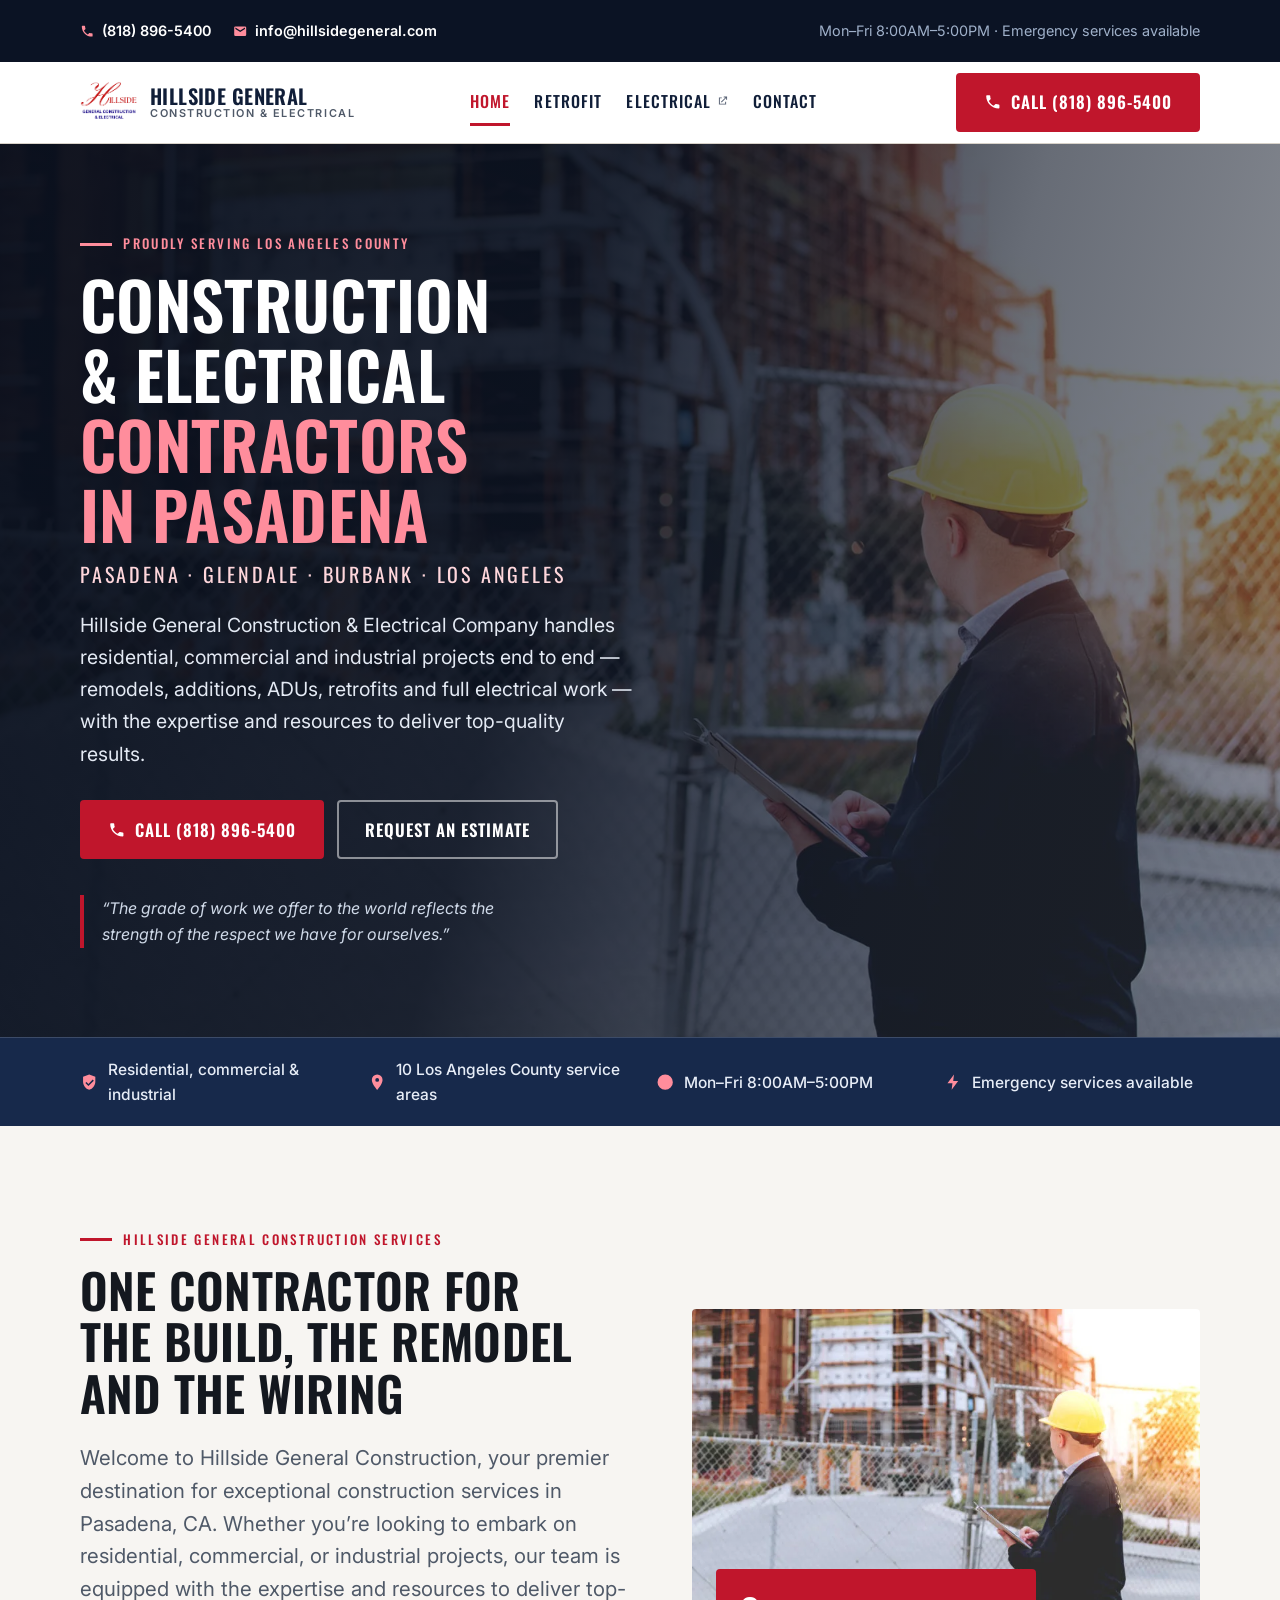
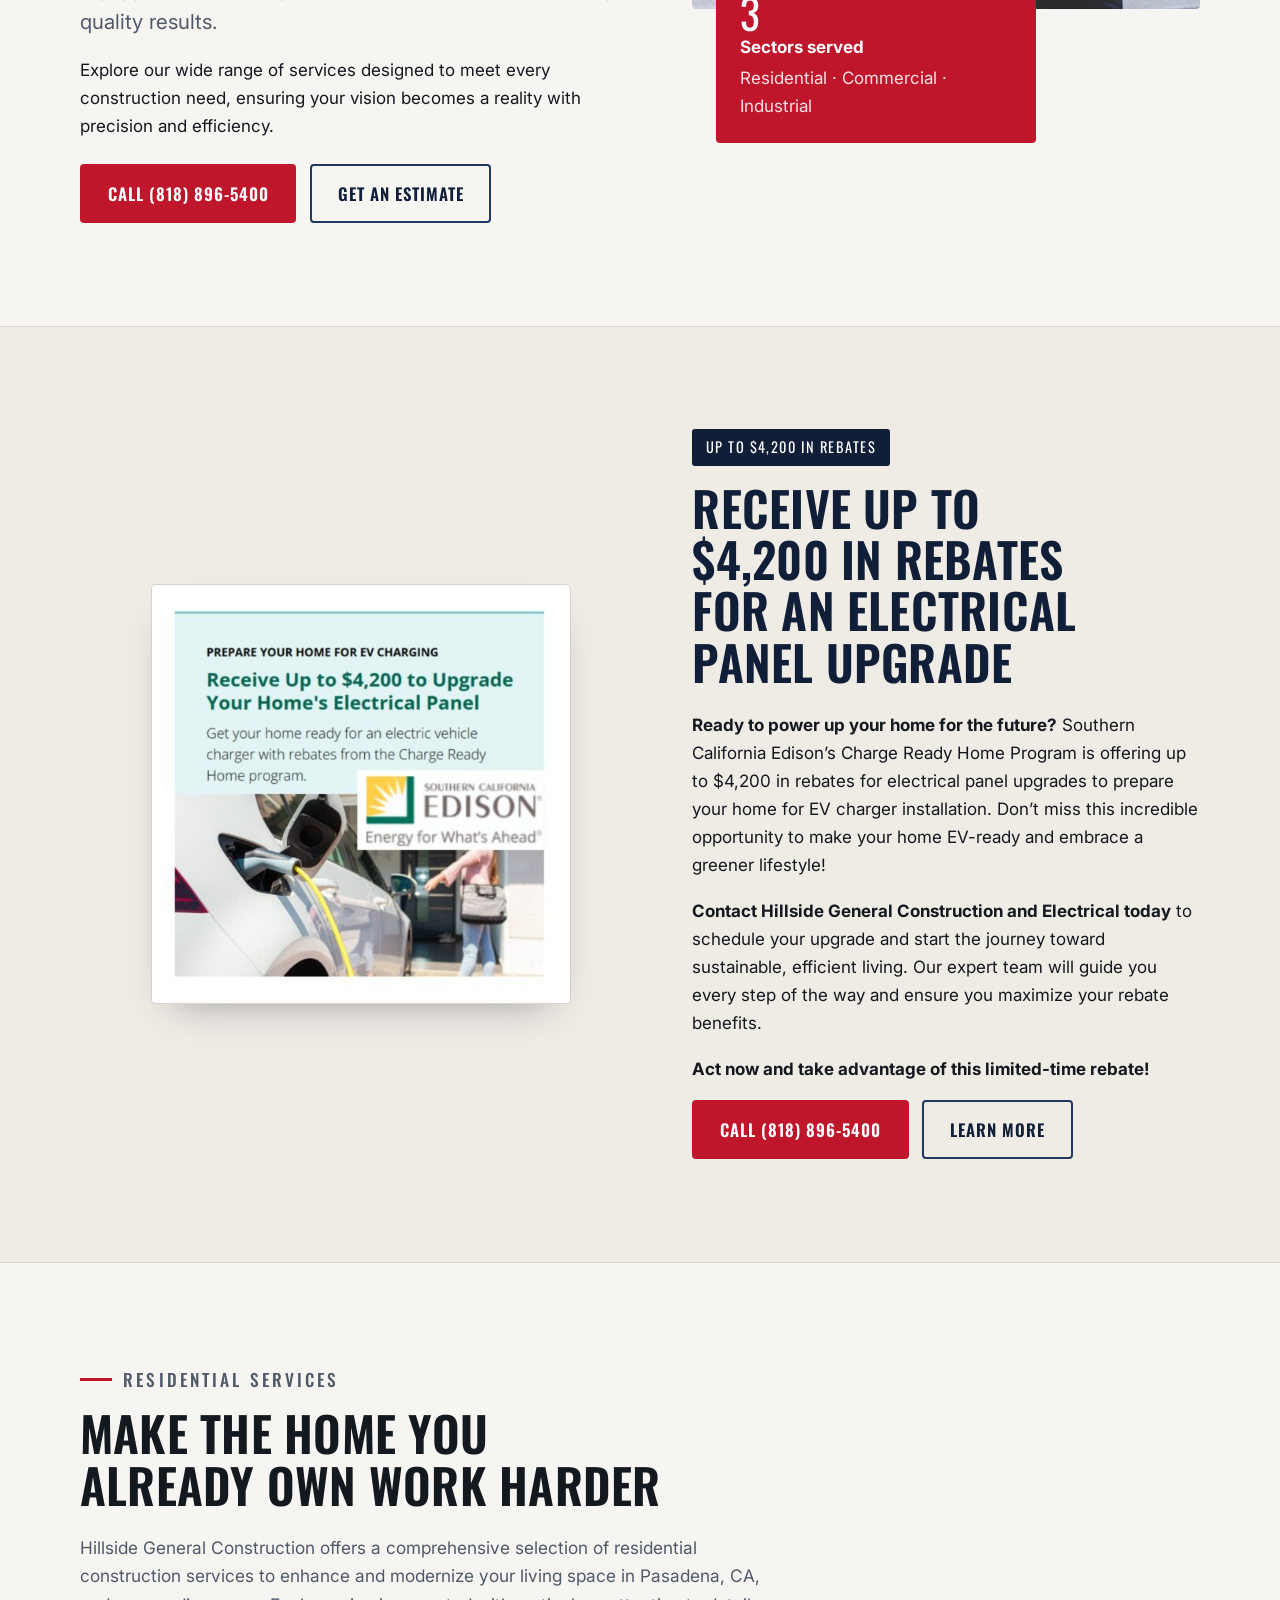
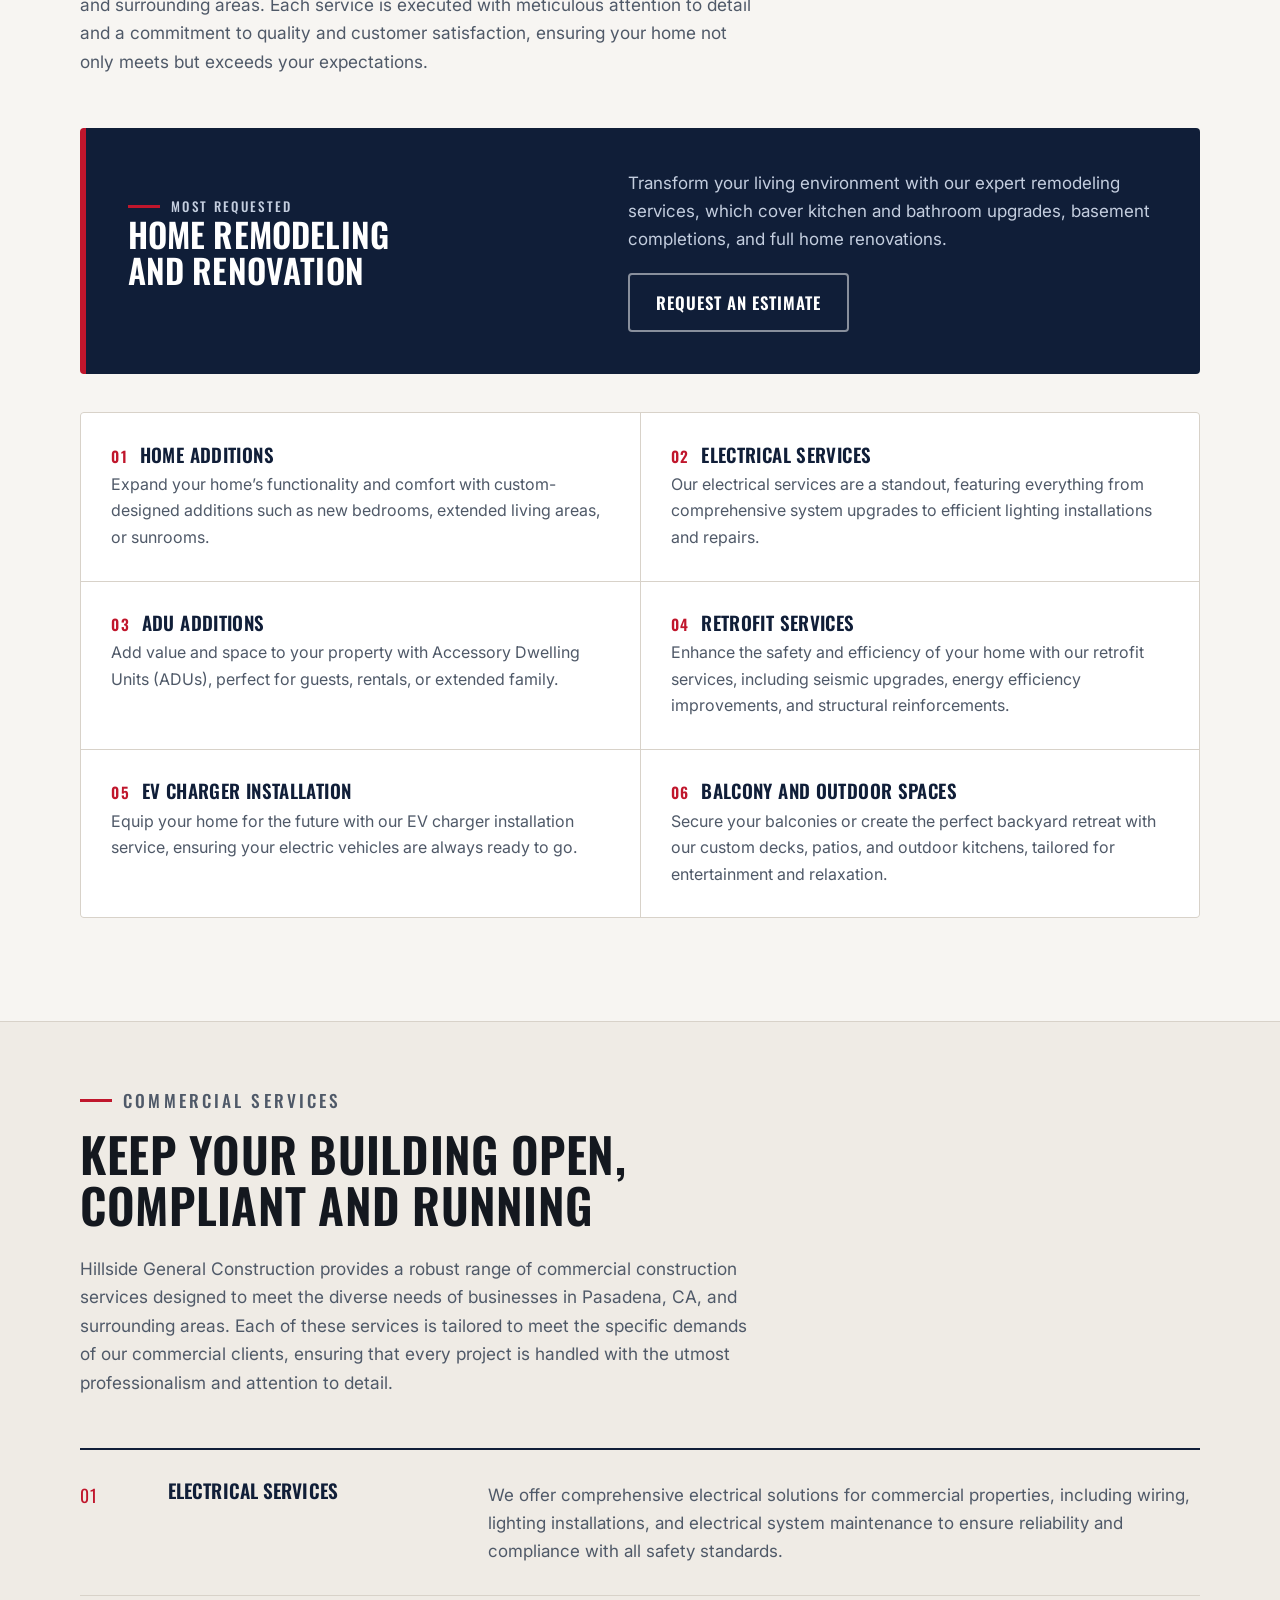
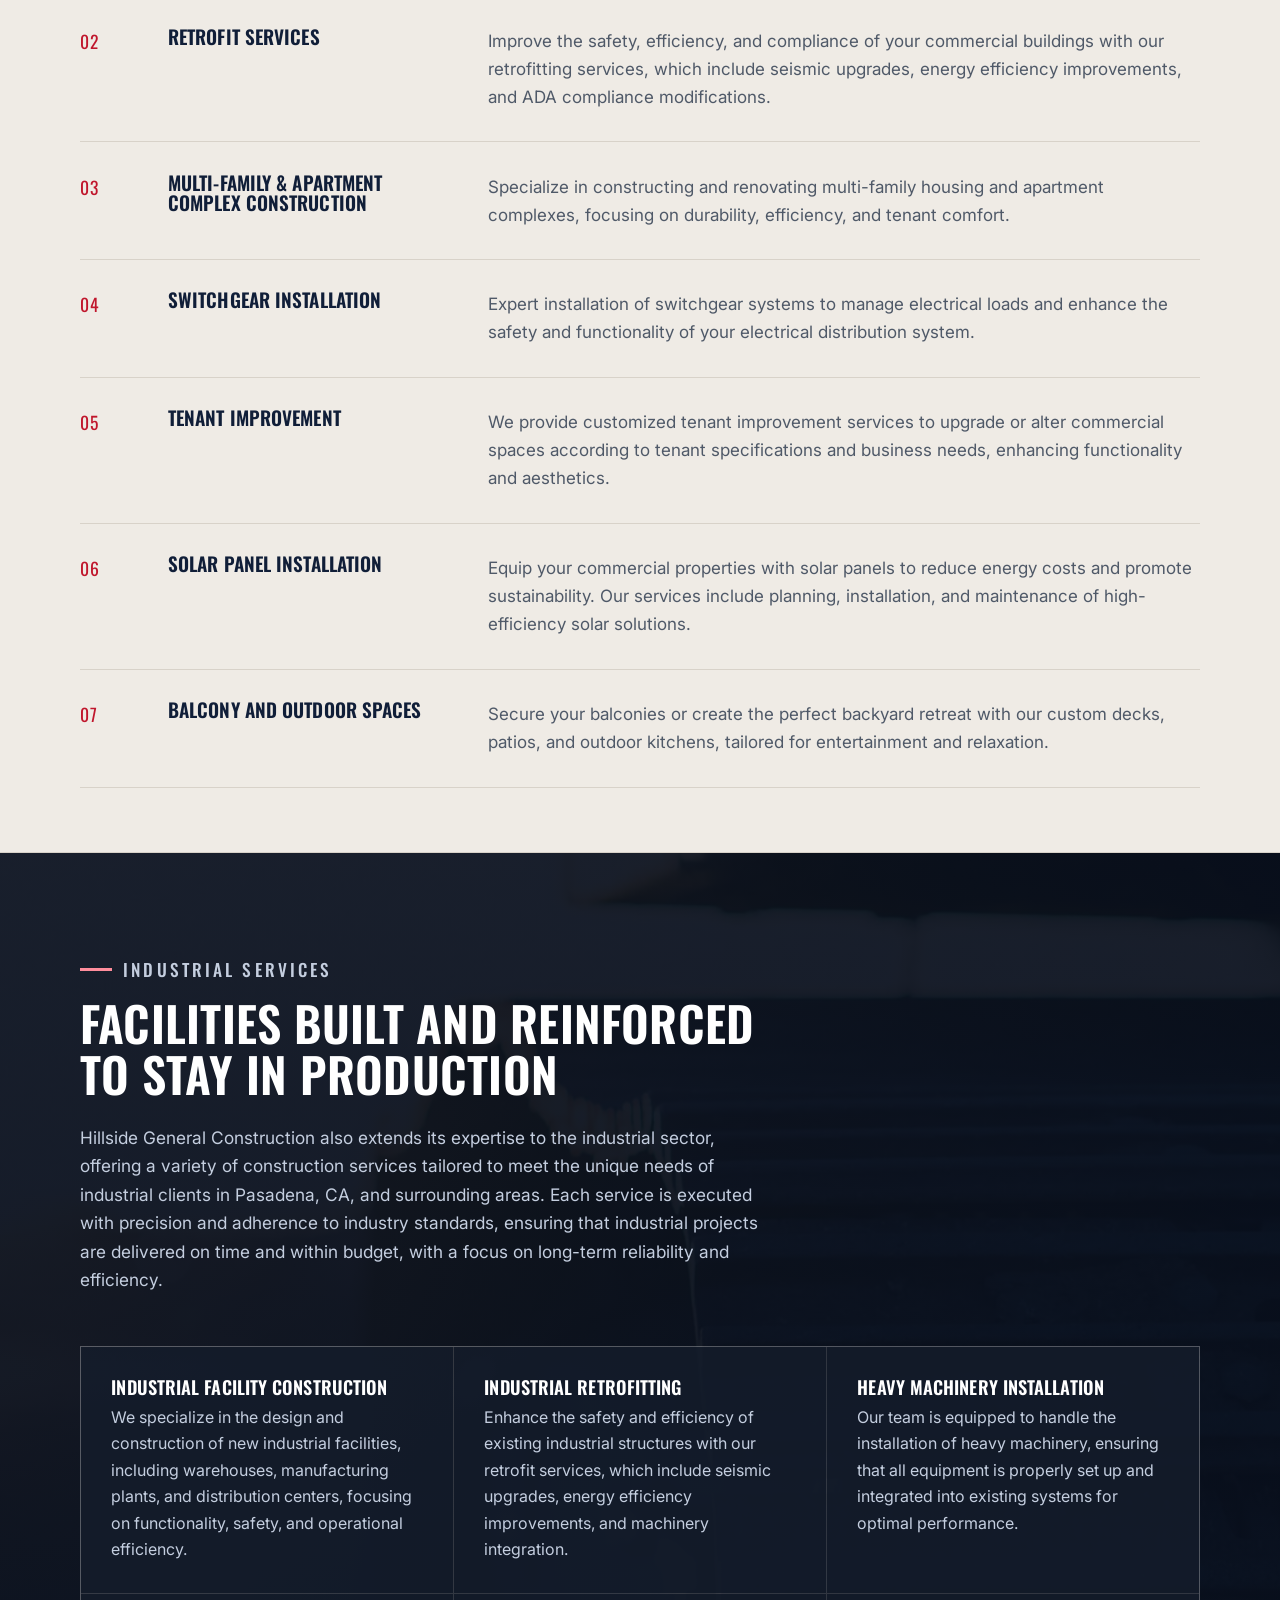
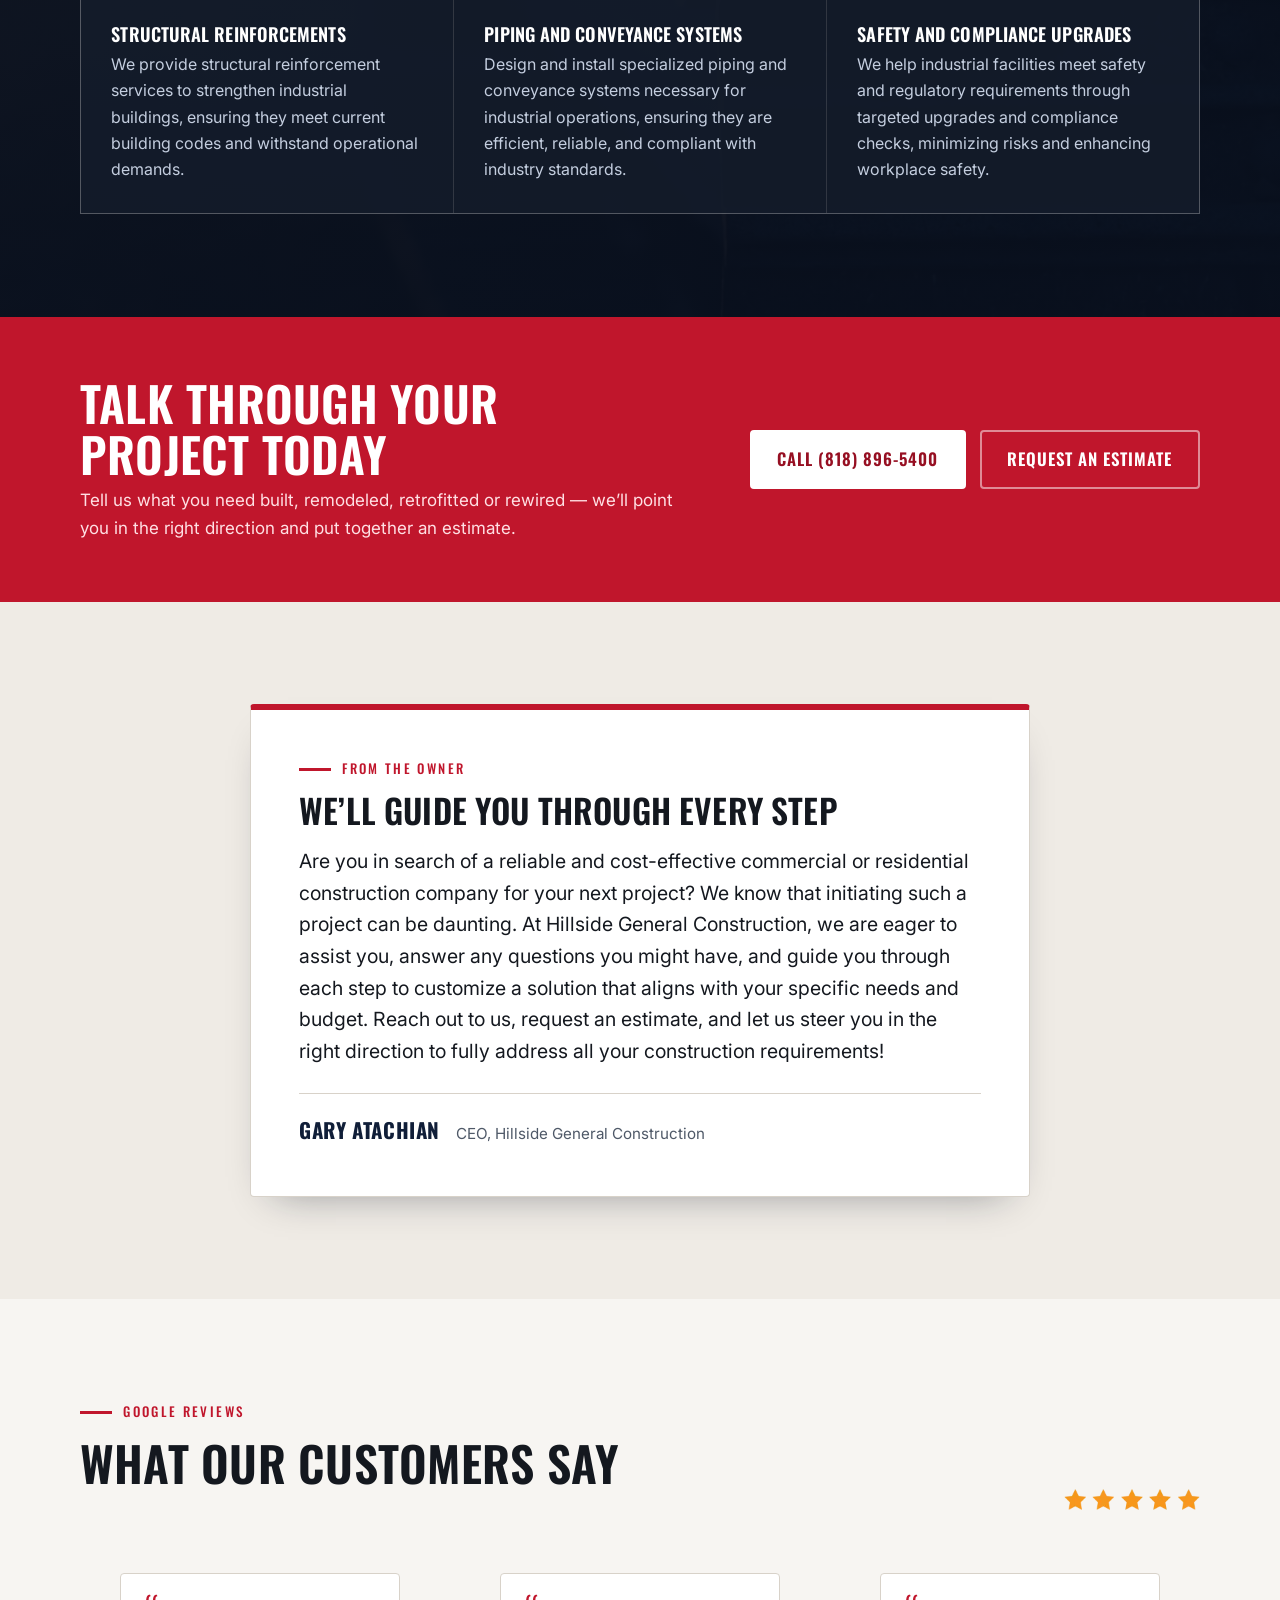
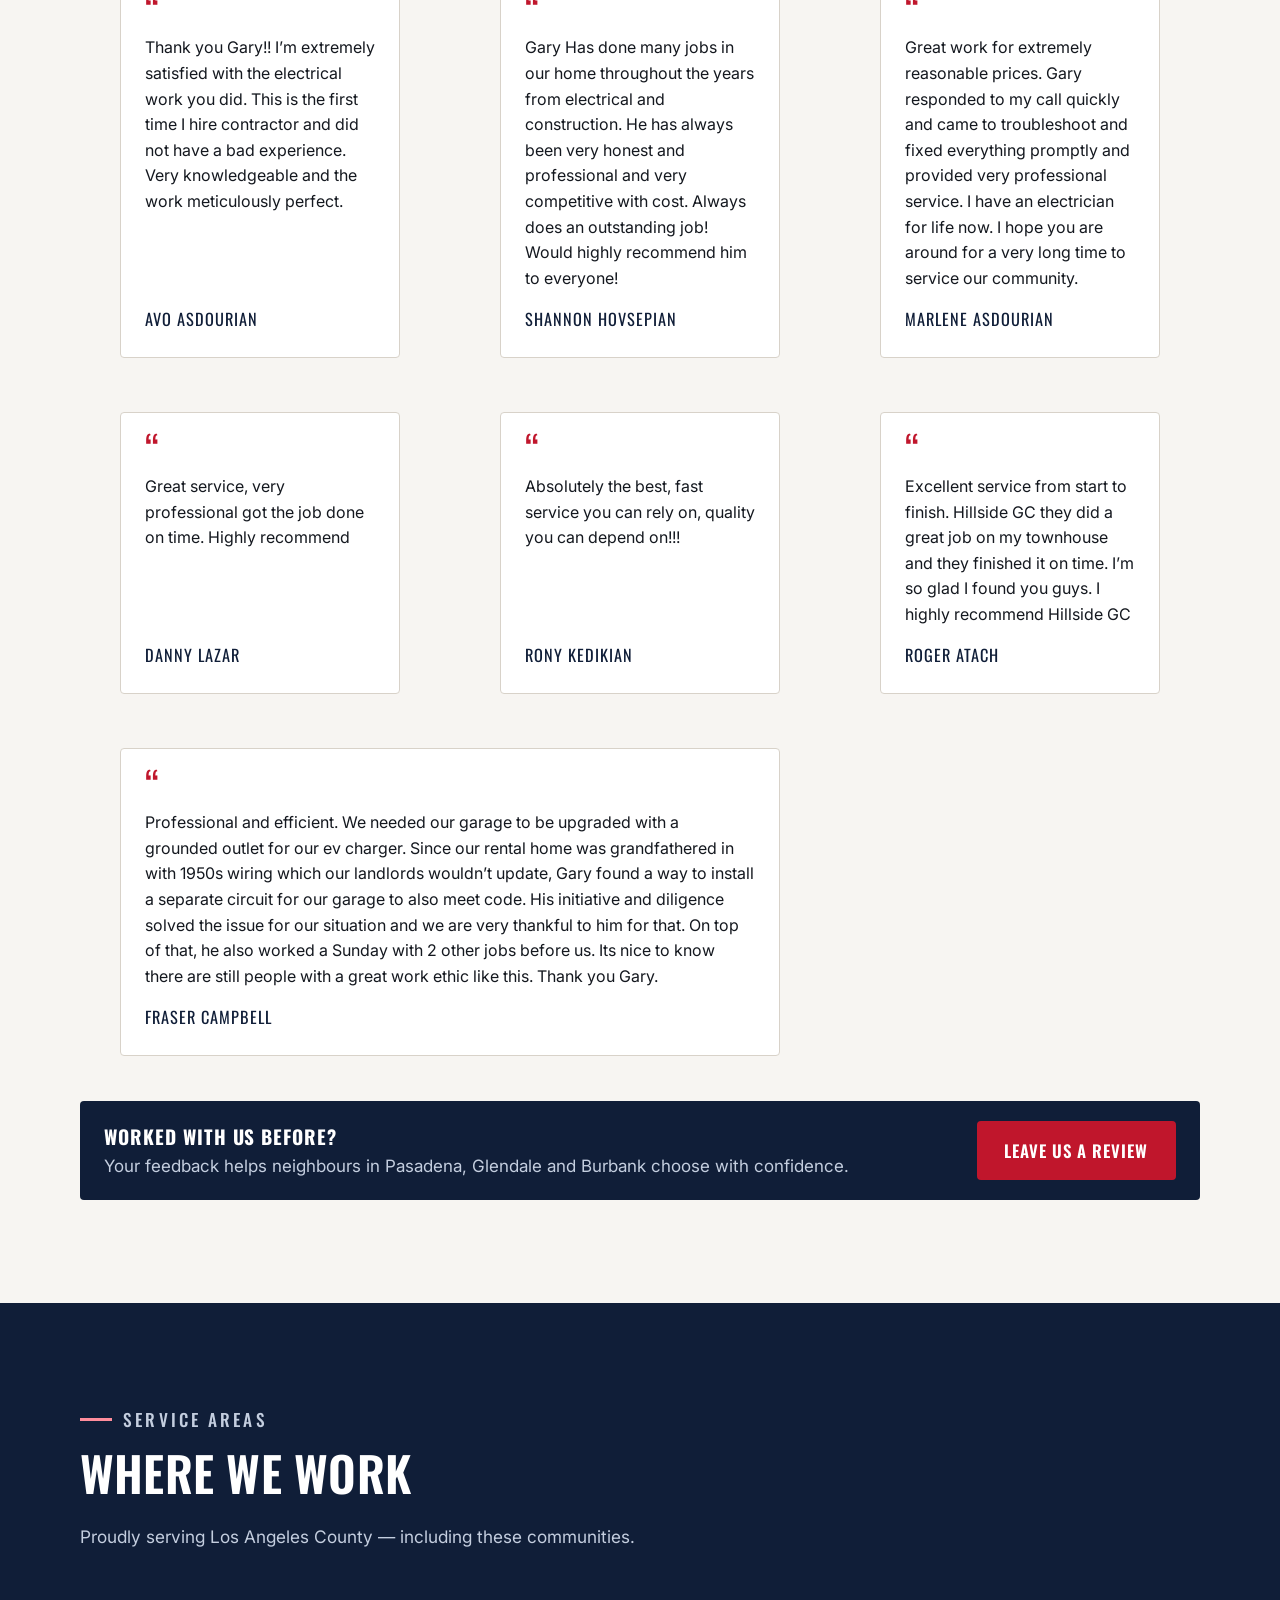
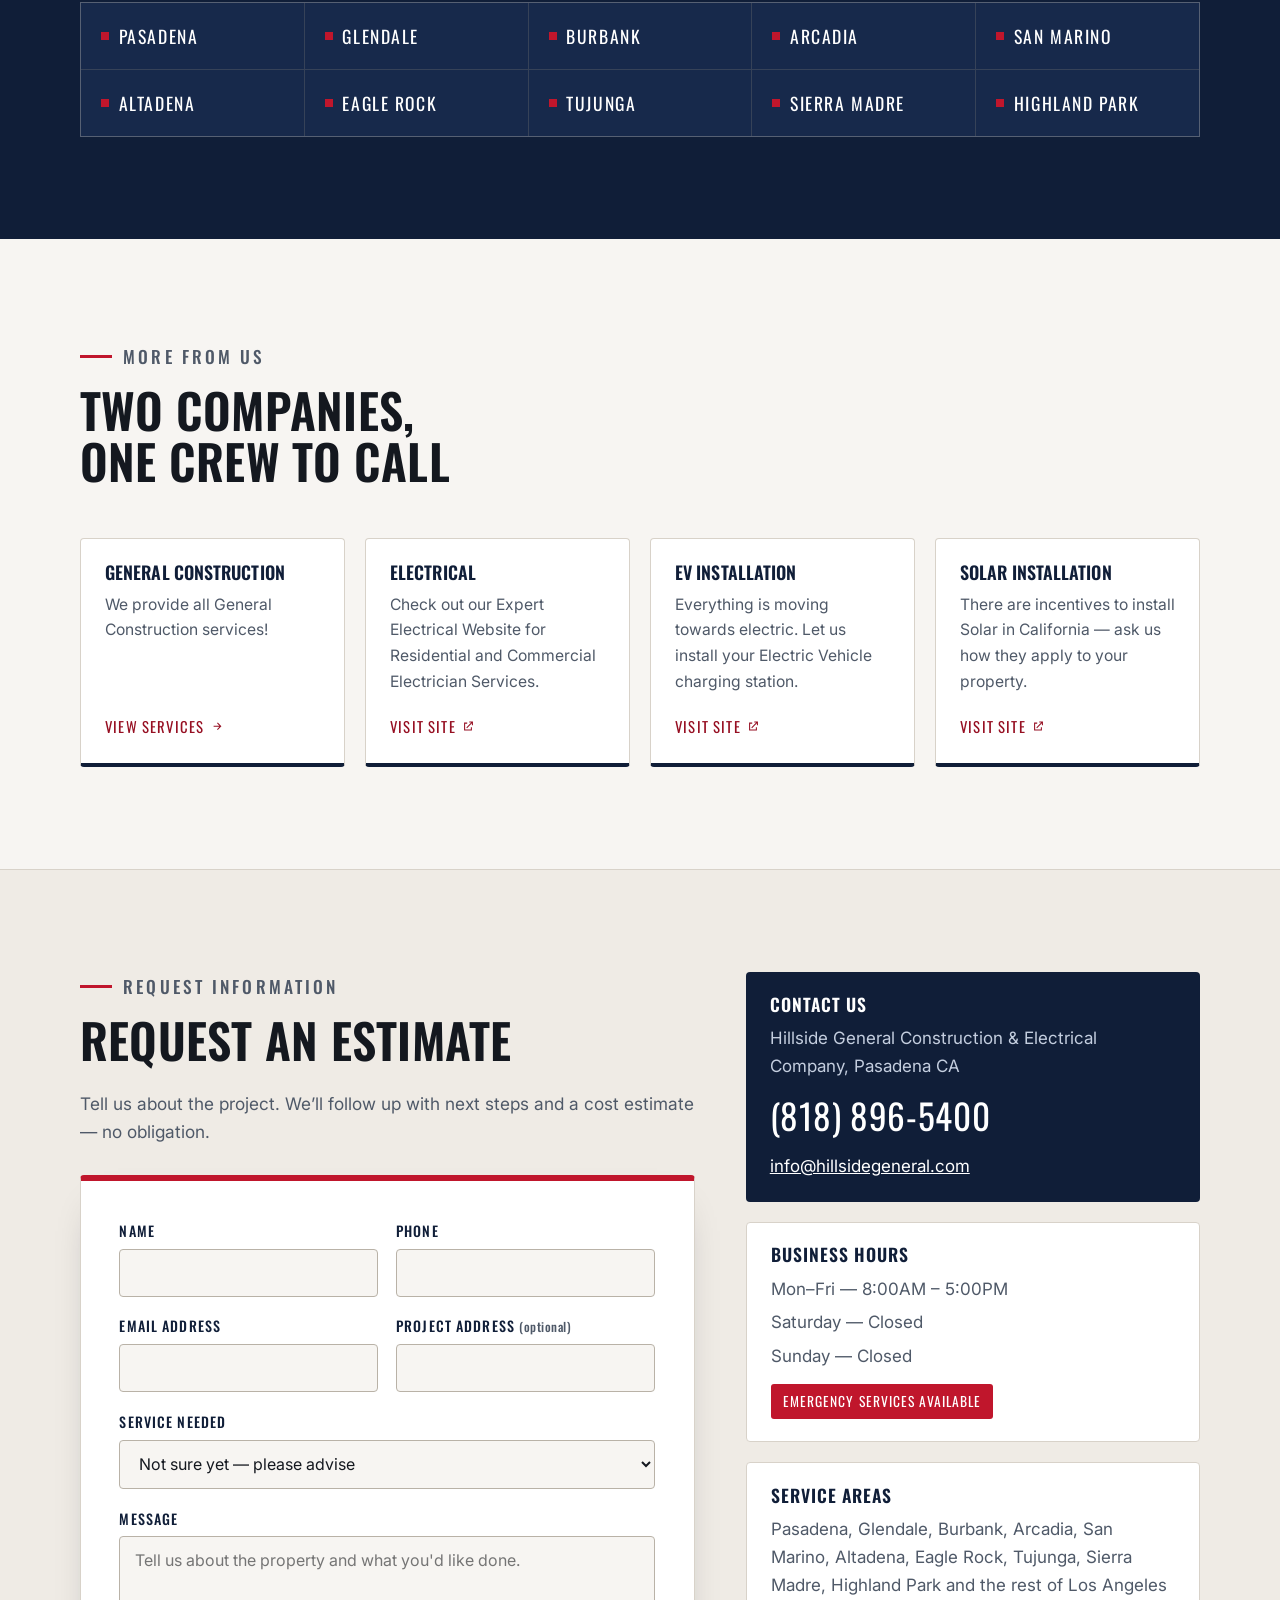
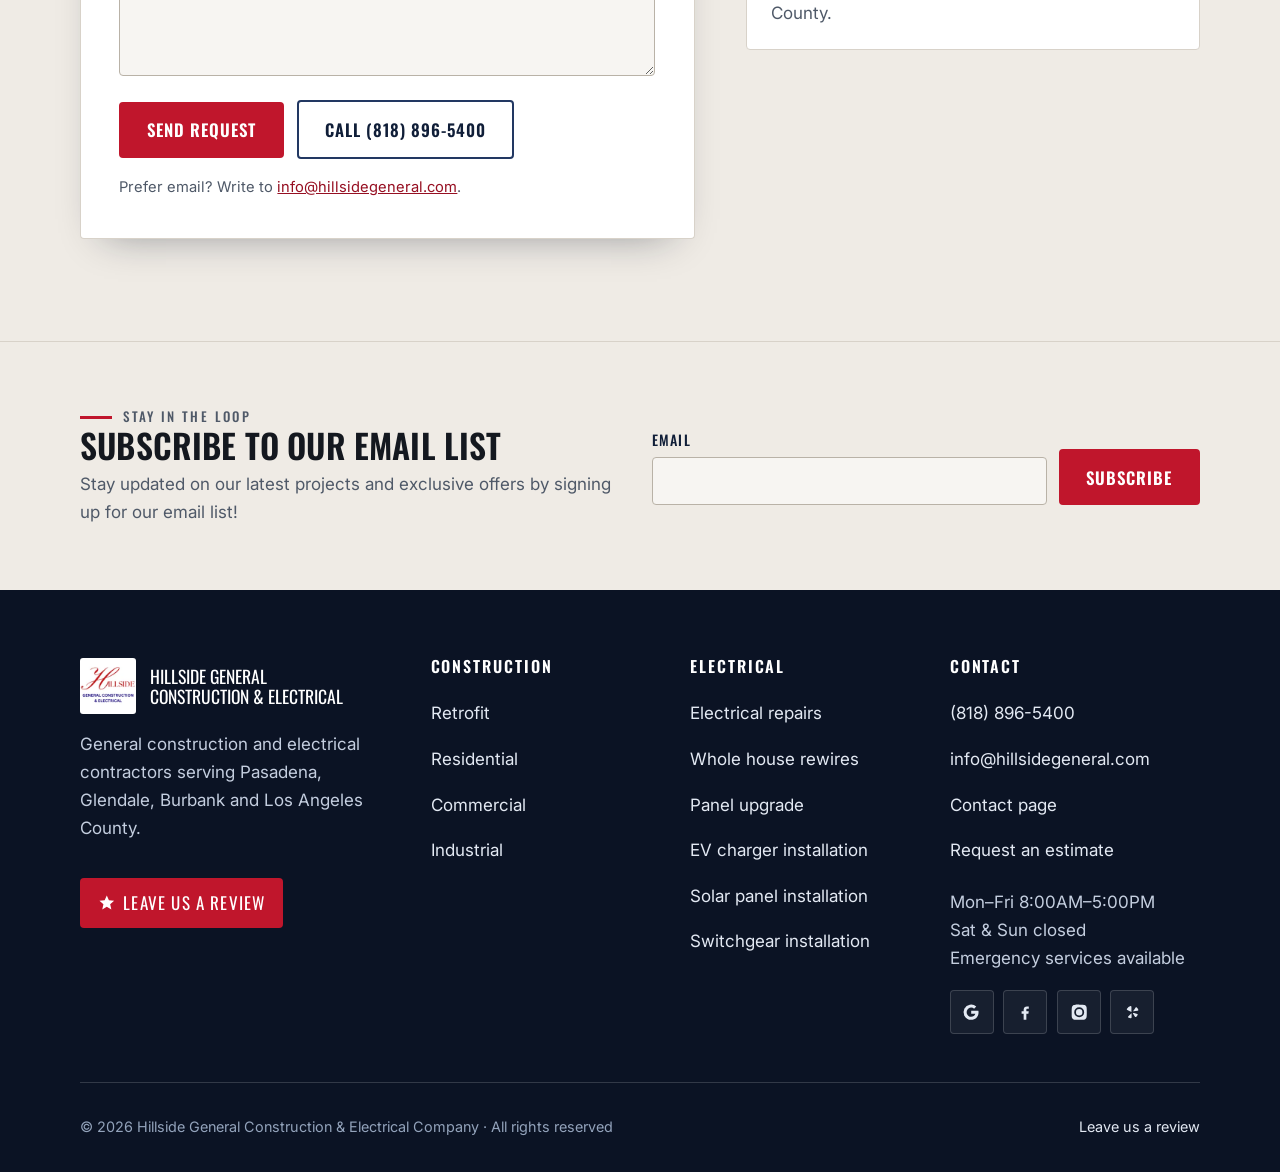
<file: index.html>
<!DOCTYPE html>
<html lang="en">
<head>
<meta charset="utf-8">
<meta name="viewport" content="width=device-width, initial-scale=1">
<title>Construction &amp; Electrical Contractors in Pasadena | Hillside General</title>
<meta name="description" content="Hillside General Construction &amp; Electrical Company builds, remodels, retrofits and rewires residential, commercial and industrial property across Pasadena, Glendale, Burbank and Los Angeles County. Call (818) 896-5400.">
<meta name="theme-color" content="#0b1324">
<link rel="canonical" href="/">
<link rel="icon" href="/favicon.svg" type="image/svg+xml">
<link rel="apple-touch-icon" href="/images/source/07-hillside-general-logo-150x150-png.webp">
<meta property="og:type" content="website">
<meta property="og:title" content="Hillside General Construction &amp; Electrical | Pasadena, CA">
<meta property="og:description" content="Residential, commercial and industrial construction and electrical services across Los Angeles County. Call (818) 896-5400 for an estimate.">
<meta property="og:image" content="/images/source/01-construction-33-jpg.webp">
<meta property="og:url" content="/">
<meta name="twitter:card" content="summary_large_image">
<link rel="preconnect" href="https://fonts.googleapis.com">
<link rel="preconnect" href="https://fonts.gstatic.com" crossorigin>
<link href="https://fonts.googleapis.com/css2?family=Inter:wght@400;500;600;700&family=Oswald:wght@400;500;600;700&display=swap" rel="stylesheet">
<link rel="stylesheet" href="/assets/css/styles.css">
<script type="application/ld+json">
{
  "@context": "https://schema.org",
  "@type": "GeneralContractor",
  "name": "Hillside General Construction & Electrical Company",
  "url": "/",
  "telephone": "+1-818-896-5400",
  "email": "info@hillsidegeneral.com",
  "image": "/images/source/00-hillside-general-logo-png.webp",
  "address": { "@type": "PostalAddress", "addressLocality": "Pasadena", "addressRegion": "CA", "addressCountry": "US" },
  "areaServed": ["Pasadena", "Glendale", "Burbank", "Arcadia", "San Marino", "Altadena", "Eagle Rock", "Tujunga", "Sierra Madre", "Highland Park", "Los Angeles County"],
  "openingHoursSpecification": [{
    "@type": "OpeningHoursSpecification",
    "dayOfWeek": ["Monday", "Tuesday", "Wednesday", "Thursday", "Friday"],
    "opens": "08:00",
    "closes": "17:00"
  }]
}
</script>
</head>
<body>
<a class="skip-link" href="#main">Skip to main content</a>

<div class="utility">
  <div class="wrap">
    <ul class="utility-list">
      <li>
        <svg viewBox="0 0 24 24" aria-hidden="true"><path d="M6.6 10.8c1.4 2.8 3.8 5.1 6.6 6.6l2.2-2.2c.3-.3.7-.4 1-.2 1.2.4 2.4.6 3.6.6.6 0 1 .4 1 1V20c0 .6-.4 1-1 1-9.4 0-17-7.6-17-17 0-.6.4-1 1-1h3.5c.6 0 1 .4 1 1 0 1.3.2 2.5.6 3.6.1.4 0 .7-.2 1l-2.3 2.2z"/></svg>
        <a href="tel:+18188965400">(818) 896-5400</a>
      </li>
      <li>
        <svg viewBox="0 0 24 24" aria-hidden="true"><path d="M20 4H4a2 2 0 0 0-2 2v12a2 2 0 0 0 2 2h16a2 2 0 0 0 2-2V6a2 2 0 0 0-2-2zm0 4.2-8 5-8-5V6l8 5 8-5v2.2z"/></svg>
        <a href="mailto:info@hillsidegeneral.com">info@hillsidegeneral.com</a>
      </li>
    </ul>
    <p class="utility-note">Mon–Fri 8:00AM–5:00PM &middot; Emergency services available</p>
  </div>
</div>

<header class="site-header">
  <div class="wrap">
    <a class="brand" href="/">
      <img src="/images/source/00-hillside-general-logo-png.webp" width="1080" height="1080" alt="Hillside General Construction &amp; Electrical Company logo">
      <span class="brand-text">
        <span class="brand-name">Hillside General</span>
        <span class="brand-sub">Construction &amp; Electrical</span>
      </span>
    </a>

    <button class="nav-toggle" type="button" aria-expanded="false" aria-controls="site-nav">
      <svg class="icon-open" viewBox="0 0 24 24" aria-hidden="true"><path d="M3 6h18v2H3zm0 5h18v2H3zm0 5h18v2H3z"/></svg>
      <svg class="icon-close" viewBox="0 0 24 24" aria-hidden="true"><path d="M18.3 5.7 12 12l6.3 6.3-1.4 1.4L10.6 13.4 4.3 19.7 2.9 18.3 9.2 12 2.9 5.7l1.4-1.4L10.6 10.6l6.3-6.3z"/></svg>
      <span>Menu</span>
    </button>

    <nav class="site-nav" id="site-nav" aria-label="Main">
      <ul>
        <li><a href="/" aria-current="page">Home</a></li>
        <li><a href="/retrofit/">Retrofit</a></li>
        <li>
          <a href="https://www.hillsideexpertelectrical.com/" rel="noopener">Electrical
            <svg class="ext-icon" viewBox="0 0 24 24" aria-hidden="true"><path d="M14 3h7v7h-2V6.4l-9.3 9.3-1.4-1.4L17.6 5H14V3zM5 5h5v2H6v11h11v-4h2v6H4V5h1z"/></svg>
          </a>
        </li>
        <li><a href="/contact/">Contact</a></li>
        <li><a class="nav-call" href="tel:+18188965400">Call (818) 896-5400</a></li>
      </ul>
    </nav>

    <a class="btn btn--primary header-cta" href="tel:+18188965400">
      <svg class="btn-icon" viewBox="0 0 24 24" aria-hidden="true"><path d="M6.6 10.8c1.4 2.8 3.8 5.1 6.6 6.6l2.2-2.2c.3-.3.7-.4 1-.2 1.2.4 2.4.6 3.6.6.6 0 1 .4 1 1V20c0 .6-.4 1-1 1-9.4 0-17-7.6-17-17 0-.6.4-1 1-1h3.5c.6 0 1 .4 1 1 0 1.3.2 2.5.6 3.6.1.4 0 .7-.2 1l-2.3 2.2z"/></svg>
      Call (818) 896-5400
    </a>
  </div>
</header>

<main id="main">

  <!-- ============ HERO ============ -->
  <section class="hero">
    <div class="hero-media">
      <img src="/images/source/05-construction-33-1080x639-jpg.webp"
           srcset="/images/source/03-construction-33-768x454-jpg.webp 768w,
                   /images/source/04-construction-33-1024x606-jpg.webp 1024w,
                   /images/source/05-construction-33-1080x639-jpg.webp 1080w,
                   /images/source/01-construction-33-jpg.webp 1920w"
           sizes="100vw"
           width="1920" height="1136"
           fetchpriority="high" decoding="async"
           alt="Hillside General Construction site supervisor reviewing plans at a Pasadena building site at sunrise">
    </div>
    <div class="wrap">
      <div class="hero-inner">
        <p class="eyebrow">Proudly serving Los Angeles County</p>
        <h1>Construction &amp; Electrical<span class="accent">Contractors in Pasadena</span></h1>
        <p class="hero-areas">Pasadena &middot; Glendale &middot; Burbank &middot; Los Angeles</p>
        <p class="hero-lead">
          Hillside General Construction &amp; Electrical Company handles residential, commercial and
          industrial projects end to end — remodels, additions, ADUs, retrofits and full electrical
          work — with the expertise and resources to deliver top-quality results.
        </p>
        <div class="btn-row">
          <a class="btn btn--primary" href="tel:+18188965400">
            <svg class="btn-icon" viewBox="0 0 24 24" aria-hidden="true"><path d="M6.6 10.8c1.4 2.8 3.8 5.1 6.6 6.6l2.2-2.2c.3-.3.7-.4 1-.2 1.2.4 2.4.6 3.6.6.6 0 1 .4 1 1V20c0 .6-.4 1-1 1-9.4 0-17-7.6-17-17 0-.6.4-1 1-1h3.5c.6 0 1 .4 1 1 0 1.3.2 2.5.6 3.6.1.4 0 .7-.2 1l-2.3 2.2z"/></svg>
            Call (818) 896-5400
          </a>
          <a class="btn btn--light" href="#estimate">Request an estimate</a>
        </div>
        <blockquote class="hero-quote">
          “The grade of work we offer to the world reflects the strength of the respect we have for ourselves.”
        </blockquote>
      </div>
    </div>
  </section>

  <div class="trust-bar">
    <div class="wrap">
      <ul>
        <li>
          <svg viewBox="0 0 24 24" aria-hidden="true"><path d="M12 2 4 5v6c0 5 3.4 9.4 8 11 4.6-1.6 8-6 8-11V5l-8-3zm-1 15-4-4 1.4-1.4L11 14.2l5.6-5.6L18 10l-7 7z"/></svg>
          Residential, commercial &amp; industrial
        </li>
        <li>
          <svg viewBox="0 0 24 24" aria-hidden="true"><path d="M12 2a7 7 0 0 0-7 7c0 5.2 7 13 7 13s7-7.8 7-13a7 7 0 0 0-7-7zm0 9.5A2.5 2.5 0 1 1 12 6.5a2.5 2.5 0 0 1 0 5z"/></svg>
          10 Los Angeles County service areas
        </li>
        <li>
          <svg viewBox="0 0 24 24" aria-hidden="true"><path d="M12 2a10 10 0 1 0 0 20 10 10 0 0 0 0-20zm1 10.6V6h-2v7.4l5.2 3.1 1-1.7-4.2-2.2z"/></svg>
          Mon–Fri 8:00AM–5:00PM
        </li>
        <li>
          <svg viewBox="0 0 24 24" aria-hidden="true"><path d="M13 2 4.5 13.5H11L10 22l8.5-11.5H12L13 2z"/></svg>
          Emergency services available
        </li>
      </ul>
    </div>
  </div>

  <!-- ============ INTRO ============ -->
  <section class="section" aria-labelledby="intro-h">
    <div class="wrap split">
      <div class="reveal">
        <p class="eyebrow">Hillside General Construction Services</p>
        <h2 id="intro-h">One contractor for the build, the remodel and the wiring</h2>
        <p class="lead">
          Welcome to Hillside General Construction, your premier destination for exceptional
          construction services in Pasadena, CA. Whether you’re looking to embark on residential,
          commercial, or industrial projects, our team is equipped with the expertise and resources
          to deliver top-quality results.
        </p>
        <p>
          Explore our wide range of services designed to meet every construction need, ensuring your
          vision becomes a reality with precision and efficiency.
        </p>
        <div class="btn-row" style="margin-top:1.5rem">
          <a class="btn btn--primary" href="tel:+18188965400">Call (818) 896-5400</a>
          <a class="btn btn--outline" href="#estimate">Get an estimate</a>
        </div>
      </div>
      <div class="split-media reveal">
        <img src="/images/source/04-construction-33-1024x606-jpg.webp"
             srcset="/images/source/02-construction-33-300x178-jpg.webp 300w,
                     /images/source/03-construction-33-768x454-jpg.webp 768w,
                     /images/source/04-construction-33-1024x606-jpg.webp 1024w"
             sizes="(min-width: 900px) 46vw, 92vw"
             width="1024" height="606" loading="lazy" decoding="async"
             alt="Hillside General Construction supervisor surveying an active Los Angeles County building site">
        <div class="stat-card" style="margin-top:-2.5rem; margin-left:1.5rem; position:relative;">
          <span class="stat-num">3</span>
          <strong>Sectors served</strong>
          <p style="margin:.2rem 0 0; color:#ffe0e4">Residential &middot; Commercial &middot; Industrial</p>
        </div>
      </div>
    </div>
  </section>

  <!-- ============ REBATE ============ -->
  <section class="rebate section" aria-labelledby="rebate-h">
    <div class="wrap split split--reverse">
      <div class="reveal">
        <p class="price-flag">Up to $4,200 in rebates</p>
        <h2 id="rebate-h">Receive up to $4,200 in rebates for an electrical panel upgrade</h2>
        <p>
          <strong>Ready to power up your home for the future?</strong> Southern California Edison’s
          Charge Ready Home Program is offering up to $4,200 in rebates for electrical panel upgrades
          to prepare your home for EV charger installation. Don’t miss this incredible opportunity to
          make your home EV-ready and embrace a greener lifestyle!
        </p>
        <p>
          <strong>Contact Hillside General Construction and Electrical today</strong> to schedule your
          upgrade and start the journey toward sustainable, efficient living. Our expert team will
          guide you every step of the way and ensure you maximize your rebate benefits.
        </p>
        <p><strong>Act now and take advantage of this limited-time rebate!</strong></p>
        <div class="btn-row">
          <a class="btn btn--primary" href="tel:+18188965400">Call (818) 896-5400</a>
          <a class="btn btn--outline" href="https://www.hillsideexpertelectrical.com/get-rebates-for-panel-upgrade" rel="noopener">Learn more</a>
        </div>
      </div>
      <div class="split-media reveal">
        <figure class="rebate-figure">
          <img src="/images/source/06-untitled-design-2-e1731180343894.jpg"
               width="500" height="500" loading="lazy" decoding="async"
               alt="Southern California Edison Charge Ready Home promotion: receive up to $4,200 to upgrade your home's electrical panel for EV charging">
        </figure>
      </div>
    </div>
  </section>

  <!-- ============ RESIDENTIAL ============ -->
  <section class="section" id="residential" aria-labelledby="res-h">
    <div class="wrap">
      <div class="section-head reveal">
        <p class="eyebrow">Residential services</p>
        <h2 id="res-h">Make the home you already own work harder</h2>
        <p>
          Hillside General Construction offers a comprehensive selection of residential construction
          services to enhance and modernize your living space in Pasadena, CA, and surrounding areas.
          Each service is executed with meticulous attention to detail and a commitment to quality and
          customer satisfaction, ensuring your home not only meets but exceeds your expectations.
        </p>
      </div>

      <div class="feature-service reveal">
        <div>
          <p class="eyebrow">Most requested</p>
          <h3>Home remodeling and renovation</h3>
        </div>
        <div>
          <p>
            Transform your living environment with our expert remodeling services, which cover kitchen
            and bathroom upgrades, basement completions, and full home renovations.
          </p>
          <div class="btn-row" style="margin-top:1.25rem">
            <a class="btn btn--light" href="/contact/">Request an estimate</a>
          </div>
        </div>
      </div>

      <ul class="service-list reveal">
        <li>
          <h3><span class="num">01</span> Home additions</h3>
          <p>Expand your home’s functionality and comfort with custom-designed additions such as new bedrooms, extended living areas, or sunrooms.</p>
        </li>
        <li>
          <h3><span class="num">02</span> Electrical services</h3>
          <p>Our electrical services are a standout, featuring everything from comprehensive system upgrades to efficient lighting installations and repairs.</p>
        </li>
        <li>
          <h3><span class="num">03</span> ADU additions</h3>
          <p>Add value and space to your property with Accessory Dwelling Units (ADUs), perfect for guests, rentals, or extended family.</p>
        </li>
        <li>
          <h3><span class="num">04</span> Retrofit services</h3>
          <p>Enhance the safety and efficiency of your home with our retrofit services, including seismic upgrades, energy efficiency improvements, and structural reinforcements.</p>
        </li>
        <li>
          <h3><span class="num">05</span> EV charger installation</h3>
          <p>Equip your home for the future with our EV charger installation service, ensuring your electric vehicles are always ready to go.</p>
        </li>
        <li>
          <h3><span class="num">06</span> Balcony and outdoor spaces</h3>
          <p>Secure your balconies or create the perfect backyard retreat with our custom decks, patios, and outdoor kitchens, tailored for entertainment and relaxation.</p>
        </li>
      </ul>
    </div>
  </section>

  <!-- ============ COMMERCIAL ============ -->
  <section class="section section--tight" id="commercial" aria-labelledby="com-h" style="background:var(--paper-2); border-block:1px solid var(--line)">
    <div class="wrap">
      <div class="section-head reveal">
        <p class="eyebrow">Commercial services</p>
        <h2 id="com-h">Keep your building open, compliant and running</h2>
        <p>
          Hillside General Construction provides a robust range of commercial construction services
          designed to meet the diverse needs of businesses in Pasadena, CA, and surrounding areas.
          Each of these services is tailored to meet the specific demands of our commercial clients,
          ensuring that every project is handled with the utmost professionalism and attention to detail.
        </p>
      </div>

      <ul class="row-list reveal">
        <li>
          <span class="num">01</span>
          <h3>Electrical services</h3>
          <p>We offer comprehensive electrical solutions for commercial properties, including wiring, lighting installations, and electrical system maintenance to ensure reliability and compliance with all safety standards.</p>
        </li>
        <li>
          <span class="num">02</span>
          <h3>Retrofit services</h3>
          <p>Improve the safety, efficiency, and compliance of your commercial buildings with our retrofitting services, which include seismic upgrades, energy efficiency improvements, and ADA compliance modifications.</p>
        </li>
        <li>
          <span class="num">03</span>
          <h3>Multi-family &amp; apartment complex construction</h3>
          <p>Specialize in constructing and renovating multi-family housing and apartment complexes, focusing on durability, efficiency, and tenant comfort.</p>
        </li>
        <li>
          <span class="num">04</span>
          <h3>Switchgear installation</h3>
          <p>Expert installation of switchgear systems to manage electrical loads and enhance the safety and functionality of your electrical distribution system.</p>
        </li>
        <li>
          <span class="num">05</span>
          <h3>Tenant improvement</h3>
          <p>We provide customized tenant improvement services to upgrade or alter commercial spaces according to tenant specifications and business needs, enhancing functionality and aesthetics.</p>
        </li>
        <li>
          <span class="num">06</span>
          <h3>Solar panel installation</h3>
          <p>Equip your commercial properties with solar panels to reduce energy costs and promote sustainability. Our services include planning, installation, and maintenance of high-efficiency solar solutions.</p>
        </li>
        <li>
          <span class="num">07</span>
          <h3>Balcony and outdoor spaces</h3>
          <p>Secure your balconies or create the perfect backyard retreat with our custom decks, patios, and outdoor kitchens, tailored for entertainment and relaxation.</p>
        </li>
      </ul>
    </div>
  </section>

  <!-- ============ INDUSTRIAL ============ -->
  <section class="section industrial on-dark" id="industrial" aria-labelledby="ind-h">
    <div class="industrial-media">
      <img src="/images/source/08-construction-34-jpg.webp" width="1920" height="857" loading="lazy" decoding="async"
           alt="Heavy construction equipment track at sunset on an industrial job site">
    </div>
    <div class="wrap">
      <div class="section-head reveal">
        <p class="eyebrow">Industrial services</p>
        <h2 id="ind-h">Facilities built and reinforced to stay in production</h2>
        <p>
          Hillside General Construction also extends its expertise to the industrial sector, offering a
          variety of construction services tailored to meet the unique needs of industrial clients in
          Pasadena, CA, and surrounding areas. Each service is executed with precision and adherence to
          industry standards, ensuring that industrial projects are delivered on time and within budget,
          with a focus on long-term reliability and efficiency.
        </p>
      </div>

      <div class="grid-cards reveal">
        <div>
          <h3>Industrial facility construction</h3>
          <p>We specialize in the design and construction of new industrial facilities, including warehouses, manufacturing plants, and distribution centers, focusing on functionality, safety, and operational efficiency.</p>
        </div>
        <div>
          <h3>Industrial retrofitting</h3>
          <p>Enhance the safety and efficiency of existing industrial structures with our retrofit services, which include seismic upgrades, energy efficiency improvements, and machinery integration.</p>
        </div>
        <div>
          <h3>Heavy machinery installation</h3>
          <p>Our team is equipped to handle the installation of heavy machinery, ensuring that all equipment is properly set up and integrated into existing systems for optimal performance.</p>
        </div>
        <div>
          <h3>Structural reinforcements</h3>
          <p>We provide structural reinforcement services to strengthen industrial buildings, ensuring they meet current building codes and withstand operational demands.</p>
        </div>
        <div>
          <h3>Piping and conveyance systems</h3>
          <p>Design and install specialized piping and conveyance systems necessary for industrial operations, ensuring they are efficient, reliable, and compliant with industry standards.</p>
        </div>
        <div>
          <h3>Safety and compliance upgrades</h3>
          <p>We help industrial facilities meet safety and regulatory requirements through targeted upgrades and compliance checks, minimizing risks and enhancing workplace safety.</p>
        </div>
      </div>
    </div>
  </section>

  <!-- ============ CTA BAND ============ -->
  <section class="cta-band" aria-labelledby="cta1-h">
    <div class="wrap">
      <div>
        <h2 id="cta1-h">Talk through your project today</h2>
        <p>Tell us what you need built, remodeled, retrofitted or rewired — we’ll point you in the right direction and put together an estimate.</p>
      </div>
      <div class="btn-row">
        <a class="btn btn--primary" href="tel:+18188965400">Call (818) 896-5400</a>
        <a class="btn btn--light" href="#estimate">Request an estimate</a>
      </div>
    </div>
  </section>

  <!-- ============ OWNER ============ -->
  <section class="section owner" aria-labelledby="owner-h">
    <div class="wrap wrap--narrow">
      <div class="owner-card reveal">
        <p class="eyebrow">From the owner</p>
        <h2 id="owner-h" style="font-size:clamp(1.5rem,3vw,2.1rem)">We’ll guide you through every step</h2>
        <blockquote>
          Are you in search of a reliable and cost-effective commercial or residential construction
          company for your next project? We know that initiating such a project can be daunting. At
          Hillside General Construction, we are eager to assist you, answer any questions you might
          have, and guide you through each step to customize a solution that aligns with your specific
          needs and budget. Reach out to us, request an estimate, and let us steer you in the right
          direction to fully address all your construction requirements!
        </blockquote>
        <div class="owner-sign">
          <strong>Gary Atachian</strong>
          <span>CEO, Hillside General Construction</span>
        </div>
      </div>
    </div>
  </section>

  <!-- ============ REVIEWS ============ -->
  <section class="section" id="reviews" aria-labelledby="rev-h">
    <div class="wrap">
      <div class="reviews-head reveal">
        <div>
          <p class="eyebrow">Google reviews</p>
          <h2 id="rev-h">What our customers say</h2>
        </div>
        <img class="stars-img" src="/images/source/09-stars-5-png.webp" width="204" height="34" loading="lazy" decoding="async"
             alt="Five star rating graphic">
      </div>

      <div class="review-grid">
        <figure class="review reveal">
          <span class="quote-mark" aria-hidden="true">“</span>
          <blockquote>Thank you Gary!! I’m extremely satisfied with the electrical work you did. This is the first time I hire contractor and did not have a bad experience. Very knowledgeable and the work meticulously perfect.</blockquote>
          <figcaption>Avo Asdourian</figcaption>
        </figure>
        <figure class="review reveal">
          <span class="quote-mark" aria-hidden="true">“</span>
          <blockquote>Gary Has done many jobs in our home throughout the years from electrical and construction. He has always been very honest and professional and very competitive with cost. Always does an outstanding job! Would highly recommend him to everyone!</blockquote>
          <figcaption>Shannon Hovsepian</figcaption>
        </figure>
        <figure class="review reveal">
          <span class="quote-mark" aria-hidden="true">“</span>
          <blockquote>Great work for extremely reasonable prices. Gary responded to my call quickly and came to troubleshoot and fixed everything promptly and provided very professional service. I have an electrician for life now. I hope you are around for a very long time to service our community.</blockquote>
          <figcaption>Marlene Asdourian</figcaption>
        </figure>
        <figure class="review reveal">
          <span class="quote-mark" aria-hidden="true">“</span>
          <blockquote>Great service, very professional got the job done on time. Highly recommend</blockquote>
          <figcaption>Danny Lazar</figcaption>
        </figure>
        <figure class="review reveal">
          <span class="quote-mark" aria-hidden="true">“</span>
          <blockquote>Absolutely the best, fast service you can rely on, quality you can depend on!!!</blockquote>
          <figcaption>Rony Kedikian</figcaption>
        </figure>
        <figure class="review reveal">
          <span class="quote-mark" aria-hidden="true">“</span>
          <blockquote>Excellent service from start to finish. Hillside GC they did a great job on my townhouse and they finished it on time. I’m so glad I found you guys. I highly recommend Hillside GC</blockquote>
          <figcaption>Roger Atach</figcaption>
        </figure>
        <figure class="review review--wide reveal">
          <span class="quote-mark" aria-hidden="true">“</span>
          <blockquote>Professional and efficient. We needed our garage to be upgraded with a grounded outlet for our ev charger. Since our rental home was grandfathered in with 1950s wiring which our landlords wouldn’t update, Gary found a way to install a separate circuit for our garage to also meet code. His initiative and diligence solved the issue for our situation and we are very thankful to him for that. On top of that, he also worked a Sunday with 2 other jobs before us. Its nice to know there are still people with a great work ethic like this. Thank you Gary.</blockquote>
          <figcaption>Fraser Campbell</figcaption>
        </figure>
      </div>

      <div class="review-cta reveal">
        <p>
          <strong>Worked with us before?</strong>
          Your feedback helps neighbours in Pasadena, Glendale and Burbank choose with confidence.
        </p>
        <a class="btn btn--primary review-link" href="/review">Leave us a review</a>
      </div>
    </div>
  </section>

  <!-- ============ SERVICE AREAS ============ -->
  <section class="section areas on-dark" id="areas" aria-labelledby="areas-h">
    <div class="wrap">
      <div class="section-head reveal">
        <p class="eyebrow">Service areas</p>
        <h2 id="areas-h">Where we work</h2>
        <p>Proudly serving Los Angeles County — including these communities.</p>
      </div>
      <ul class="area-grid reveal">
        <li>Pasadena</li>
        <li>Glendale</li>
        <li>Burbank</li>
        <li>Arcadia</li>
        <li>San Marino</li>
        <li>Altadena</li>
        <li>Eagle Rock</li>
        <li>Tujunga</li>
        <li>Sierra Madre</li>
        <li>Highland Park</li>
      </ul>
    </div>
  </section>

  <!-- ============ MORE FROM US ============ -->
  <section class="section" aria-labelledby="more-h">
    <div class="wrap">
      <div class="section-head reveal">
        <p class="eyebrow">More from us</p>
        <h2 id="more-h">Two companies, one crew to call</h2>
      </div>
      <div class="link-cards">
        <a class="link-card reveal" href="/#residential">
          <h3>General construction</h3>
          <p>We provide all General Construction services!</p>
          <span class="go">View services <svg viewBox="0 0 24 24" aria-hidden="true"><path d="M5 11h11.2l-4.6-4.6L13 5l7 7-7 7-1.4-1.4 4.6-4.6H5z"/></svg></span>
        </a>
        <a class="link-card reveal" href="https://www.hillsideexpertelectrical.com/" rel="noopener">
          <h3>Electrical</h3>
          <p>Check out our Expert Electrical Website for Residential and Commercial Electrician Services.</p>
          <span class="go">Visit site <svg viewBox="0 0 24 24" aria-hidden="true"><path d="M14 3h7v7h-2V6.4l-9.3 9.3-1.4-1.4L17.6 5H14V3zM5 5h5v2H6v11h11v-4h2v6H4V5h1z"/></svg></span>
        </a>
        <a class="link-card reveal" href="https://www.hillsideexpertelectrical.com/ev-charger-intallation" rel="noopener">
          <h3>EV installation</h3>
          <p>Everything is moving towards electric. Let us install your Electric Vehicle charging station.</p>
          <span class="go">Visit site <svg viewBox="0 0 24 24" aria-hidden="true"><path d="M14 3h7v7h-2V6.4l-9.3 9.3-1.4-1.4L17.6 5H14V3zM5 5h5v2H6v11h11v-4h2v6H4V5h1z"/></svg></span>
        </a>
        <a class="link-card reveal" href="https://www.hillsideexpertelectrical.com/solar-panel-installation" rel="noopener">
          <h3>Solar installation</h3>
          <p>There are incentives to install Solar in California — ask us how they apply to your property.</p>
          <span class="go">Visit site <svg viewBox="0 0 24 24" aria-hidden="true"><path d="M14 3h7v7h-2V6.4l-9.3 9.3-1.4-1.4L17.6 5H14V3zM5 5h5v2H6v11h11v-4h2v6H4V5h1z"/></svg></span>
        </a>
      </div>
    </div>
  </section>

  <!-- ============ ESTIMATE / CONTACT ============ -->
  <section class="section" id="estimate" aria-labelledby="est-h" style="background:var(--paper-2); border-top:1px solid var(--line)">
    <div class="wrap contact-layout">
      <div>
        <div class="section-head" style="margin-bottom:1.75rem">
          <p class="eyebrow">Request information</p>
          <h2 id="est-h">Request an estimate</h2>
          <p>Tell us about the project. We’ll follow up with next steps and a cost estimate — no obligation.</p>
        </div>

        <form class="form-card" data-leadr method="POST" action="https://vision.leadrai.com/api/forms/bfd133f94f8a2c677a6880f0204d9223">
          <div class="form-status" aria-live="polite">
            <svg viewBox="0 0 24 24" aria-hidden="true"><path d="M12 2a10 10 0 1 0 0 20 10 10 0 0 0 0-20zm-1 15-5-5 1.4-1.4L11 14.2l6.6-6.6L19 9l-8 8z"/></svg>
            <span class="form-status-text"></span>
          </div>

          <input type="hidden" name="_form" value="Estimate request">
          <input type="hidden" name="_page" value="">
          <input type="text" name="_gotcha" tabindex="-1" autocomplete="off" style="display:none">

          <div class="form-grid">
            <div class="field half">
              <label for="est-name">Name</label>
              <input id="est-name" name="name" type="text" autocomplete="name" required>
            </div>
            <div class="field half">
              <label for="est-phone">Phone</label>
              <input id="est-phone" name="phone" type="tel" autocomplete="tel" required>
            </div>
            <div class="field half">
              <label for="est-email">Email address</label>
              <input id="est-email" name="email" type="email" autocomplete="email" required>
            </div>
            <div class="field half">
              <label for="est-address">Project address <span class="opt">(optional)</span></label>
              <input id="est-address" name="Project address" type="text" autocomplete="street-address">
            </div>
            <div class="field full">
              <label for="est-service">Service needed</label>
              <select id="est-service" name="Service needed">
                <option value="Not sure yet">Not sure yet — please advise</option>
                <option>Home remodeling and renovation</option>
                <option>Home additions</option>
                <option>ADU construction</option>
                <option>Electrical services</option>
                <option>Retrofit services</option>
                <option>EV charger installation</option>
                <option>Balcony and outdoor spaces</option>
                <option>Commercial construction</option>
                <option>Industrial construction</option>
              </select>
            </div>
            <div class="field full">
              <label for="est-message">Message</label>
              <textarea id="est-message" name="Message" rows="5" required placeholder="Tell us about the property and what you'd like done."></textarea>
            </div>
          </div>

          <div class="btn-row" style="margin-top:1.5rem">
            <button class="btn btn--primary" type="submit">Send request</button>
            <a class="btn btn--outline" href="tel:+18188965400">Call (818) 896-5400</a>
          </div>
          <p class="form-note">Prefer email? Write to <a href="mailto:info@hillsidegeneral.com">info@hillsidegeneral.com</a>.</p>
        </form>
      </div>

      <div class="contact-details">
        <div class="detail-block">
          <h3>Contact us</h3>
          <p style="margin-bottom:.35rem">Hillside General Construction &amp; Electrical Company, Pasadena CA</p>
          <a class="big-phone" href="tel:+18188965400">(818) 896-5400</a>
          <p style="margin-top:.5rem"><a href="mailto:info@hillsidegeneral.com">info@hillsidegeneral.com</a></p>
        </div>
        <div class="detail-block detail-block--light">
          <h3>Business hours</h3>
          <ul>
            <li>Mon–Fri — 8:00AM – 5:00PM</li>
            <li>Saturday — Closed</li>
            <li>Sunday — Closed</li>
          </ul>
          <span class="emergency-flag">Emergency services available</span>
        </div>
        <div class="detail-block detail-block--light">
          <h3>Service areas</h3>
          <p>Pasadena, Glendale, Burbank, Arcadia, San Marino, Altadena, Eagle Rock, Tujunga, Sierra Madre, Highland Park and the rest of Los Angeles County.</p>
        </div>
      </div>
    </div>
  </section>

  <!-- ============ NEWSLETTER ============ -->
  <section class="newsletter section section--tight" aria-labelledby="news-h">
    <div class="wrap newsletter-inner">
      <div>
        <p class="eyebrow">Stay in the loop</p>
        <h2 id="news-h" style="font-size:clamp(1.5rem,3vw,2.1rem)">Subscribe to our email list</h2>
        <p>Stay updated on our latest projects and exclusive offers by signing up for our email list!</p>
      </div>
      <form class="newsletter-form" data-leadr method="POST" action="https://vision.leadrai.com/api/forms/bfd133f94f8a2c677a6880f0204d9223">
        <div class="form-status" aria-live="polite">
          <svg viewBox="0 0 24 24" aria-hidden="true"><path d="M12 2a10 10 0 1 0 0 20 10 10 0 0 0 0-20zm-1 15-5-5 1.4-1.4L11 14.2l6.6-6.6L19 9l-8 8z"/></svg>
          <span class="form-status-text"></span>
        </div>
        <input type="hidden" name="_form" value="Newsletter">
        <input type="hidden" name="_page" value="">
        <input type="text" name="_gotcha" tabindex="-1" autocomplete="off" style="display:none">
        <div class="inline">
          <div class="field">
            <label for="news-email">Email</label>
            <input id="news-email" name="email" type="email" autocomplete="email" required>
          </div>
          <button class="btn btn--primary" type="submit">Subscribe</button>
        </div>
      </form>
    </div>
  </section>

</main>

<footer class="site-footer">
  <div class="wrap">
    <div class="footer-grid">
      <div>
        <div class="footer-brand">
          <img src="/images/source/07-hillside-general-logo-150x150-png.webp" width="150" height="150" loading="lazy" decoding="async"
               alt="Hillside General Construction &amp; Electrical, Pasadena California">
          <span>Hillside General<br>Construction &amp; Electrical</span>
        </div>
        <p>General construction and electrical contractors serving Pasadena, Glendale, Burbank and Los Angeles County.</p>
        <a class="footer-review" href="/review">
          <svg viewBox="0 0 24 24" aria-hidden="true" style="width:1.1rem;height:1.1rem;fill:currentColor"><path d="m12 17.3-6.2 3.7 1.6-7L2 9.2l7.1-.6L12 2l2.9 6.6 7.1.6-5.4 4.8 1.6 7z"/></svg>
          Leave us a review
        </a>
      </div>

      <div>
        <h3>Construction</h3>
        <ul>
          <li><a href="/retrofit/">Retrofit</a></li>
          <li><a href="/#residential">Residential</a></li>
          <li><a href="/#commercial">Commercial</a></li>
          <li><a href="/#industrial">Industrial</a></li>
        </ul>
      </div>

      <div>
        <h3>Electrical</h3>
        <ul>
          <li><a href="https://www.hillsideexpertelectrical.com/electrical-repairs" rel="noopener">Electrical repairs</a></li>
          <li><a href="https://www.hillsideexpertelectrical.com/whole-house-rewires" rel="noopener">Whole house rewires</a></li>
          <li><a href="https://www.hillsideexpertelectrical.com/panel-upgrade" rel="noopener">Panel upgrade</a></li>
          <li><a href="https://www.hillsideexpertelectrical.com/ev-charger-intallation" rel="noopener">EV charger installation</a></li>
          <li><a href="https://www.hillsideexpertelectrical.com/solar-panel-installation" rel="noopener">Solar panel installation</a></li>
          <li><a href="https://www.hillsideexpertelectrical.com/switchgear-installation" rel="noopener">Switchgear installation</a></li>
        </ul>
      </div>

      <div>
        <h3>Contact</h3>
        <ul>
          <li><a href="tel:+18188965400">(818) 896-5400</a></li>
          <li><a href="mailto:info@hillsidegeneral.com">info@hillsidegeneral.com</a></li>
          <li><a href="/contact/">Contact page</a></li>
          <li><a href="/#estimate">Request an estimate</a></li>
        </ul>
        <p style="margin-top:1rem">Mon–Fri 8:00AM–5:00PM<br>Sat &amp; Sun closed<br>Emergency services available</p>
        <div class="social-row">
          <a href="https://www.google.com/search?q=Hillside%C2%A0General%C2%A0Construction%C2%A0&amp;%C2%A0Electrical%C2%A0Company&amp;ludocid=2644140595591288508" rel="noopener" aria-label="Hillside General on Google">
            <svg viewBox="0 0 24 24" aria-hidden="true"><path d="M21.6 12.2c0-.7-.1-1.4-.2-2H12v3.9h5.4a4.6 4.6 0 0 1-2 3v2.5h3.2c1.9-1.7 3-4.3 3-7.4z"/><path d="M12 22c2.7 0 5-.9 6.6-2.4l-3.2-2.5c-.9.6-2 1-3.4 1-2.6 0-4.8-1.8-5.6-4.1H3.1v2.6A10 10 0 0 0 12 22z"/><path d="M6.4 14c-.2-.6-.3-1.3-.3-2s.1-1.4.3-2V7.4H3.1a10 10 0 0 0 0 9.2L6.4 14z"/><path d="M12 5.9c1.5 0 2.8.5 3.8 1.5l2.8-2.8A10 10 0 0 0 3.1 7.4L6.4 10c.8-2.3 3-4.1 5.6-4.1z"/></svg>
          </a>
          <a href="https://www.facebook.com/HillsideExpertElectrical/" rel="noopener" aria-label="Hillside on Facebook">
            <svg viewBox="0 0 24 24" aria-hidden="true"><path d="M13.5 22v-8h2.7l.4-3.1h-3.1V8.9c0-.9.2-1.5 1.5-1.5h1.7V4.6c-.3 0-1.3-.1-2.5-.1-2.5 0-4.2 1.5-4.2 4.3v2.1H7.3V14h2.7v8h3.5z"/></svg>
          </a>
          <a href="https://www.instagram.com/hillsideexpertelectrical/" rel="noopener" aria-label="Hillside on Instagram">
            <svg viewBox="0 0 24 24" aria-hidden="true"><path d="M12 2.2c3.2 0 3.6 0 4.9.1 1.2.1 1.8.3 2.2.4.6.2 1 .5 1.4.9.4.4.7.8.9 1.4.2.4.3 1 .4 2.2.1 1.3.1 1.7.1 4.9s0 3.6-.1 4.9c-.1 1.2-.3 1.8-.4 2.2-.2.6-.5 1-.9 1.4-.4.4-.8.7-1.4.9-.4.2-1 .3-2.2.4-1.3.1-1.7.1-4.9.1s-3.6 0-4.9-.1c-1.2-.1-1.8-.3-2.2-.4-.6-.2-1-.5-1.4-.9-.4-.4-.7-.8-.9-1.4-.2-.4-.3-1-.4-2.2C2.2 15.6 2.2 15.2 2.2 12s0-3.6.1-4.9c.1-1.2.3-1.8.4-2.2.2-.6.5-1 .9-1.4.4-.4.8-.7 1.4-.9.4-.2 1-.3 2.2-.4 1.3-.1 1.7-.1 4.8-.1zm0 3.3A6.5 6.5 0 1 0 18.5 12 6.5 6.5 0 0 0 12 5.5zm0 10.7A4.2 4.2 0 1 1 16.2 12 4.2 4.2 0 0 1 12 16.2zm6.8-10.9a1.5 1.5 0 1 1-1.5-1.5 1.5 1.5 0 0 1 1.5 1.5z"/></svg>
          </a>
          <a href="https://www.yelp.com/biz/hillside-general-construction-and-electrical-pasadena-3" rel="noopener" aria-label="Hillside on Yelp">
            <svg viewBox="0 0 24 24" aria-hidden="true"><path d="M11 3.3v8.4L5.6 9.2c-.6-.3-.8-1-.4-1.6a8.9 8.9 0 0 1 4.6-3.6c.6-.2 1.2.2 1.2.9zM11 13.4l-4.2 4.1c-.5.5-.4 1.2.2 1.5a8.8 8.8 0 0 0 3.1 1c.6.1 1.1-.4 1.1-1v-5.1c0-.6-.5-.9-.9-.5zm2.4-.7 5.2 1.7c.6.2.9.9.5 1.4a8.8 8.8 0 0 1-2 2.4c-.5.4-1.2.2-1.5-.3l-2.6-4.3c-.3-.6.2-1.1.8-.9zm.1-2.1 3-4.6c.3-.5 1-.6 1.5-.2.9.8 1.6 1.8 2 2.9.2.6-.2 1.2-.8 1.3l-5.3.9c-.6.1-1-.5-.7-1z"/></svg>
          </a>
        </div>
      </div>
    </div>

    <div class="footer-bottom">
      <p>&copy; <span data-year>2026</span> Hillside General Construction &amp; Electrical Company · All rights reserved</p>
      <p><a href="/review">Leave us a review</a></p>
    </div>
  </div>
</footer>

<div class="call-bar">
  <a class="primary" href="tel:+18188965400">
    <svg viewBox="0 0 24 24" aria-hidden="true"><path d="M6.6 10.8c1.4 2.8 3.8 5.1 6.6 6.6l2.2-2.2c.3-.3.7-.4 1-.2 1.2.4 2.4.6 3.6.6.6 0 1 .4 1 1V20c0 .6-.4 1-1 1-9.4 0-17-7.6-17-17 0-.6.4-1 1-1h3.5c.6 0 1 .4 1 1 0 1.3.2 2.5.6 3.6.1.4 0 .7-.2 1l-2.3 2.2z"/></svg>
    Call (818) 896-5400
  </a>
  <a href="/contact/">
    <svg viewBox="0 0 24 24" aria-hidden="true"><path d="M20 4H4a2 2 0 0 0-2 2v12a2 2 0 0 0 2 2h16a2 2 0 0 0 2-2V6a2 2 0 0 0-2-2zm0 4.2-8 5-8-5V6l8 5 8-5v2.2z"/></svg>
    Get an estimate
  </a>
</div>

<script src="/assets/js/main.js" defer></script>
<script defer src="https://static.cloudflareinsights.com/beacon.min.js" data-cf-beacon='{"token": "0a932598fc5b4cc9baf156d875620bd1"}'></script>
<script defer data-lv-track src="https://vision.leadrai.com/api/forms/bfd133f94f8a2c677a6880f0204d9223/t.js"></script>
</body>
</html>
</file>
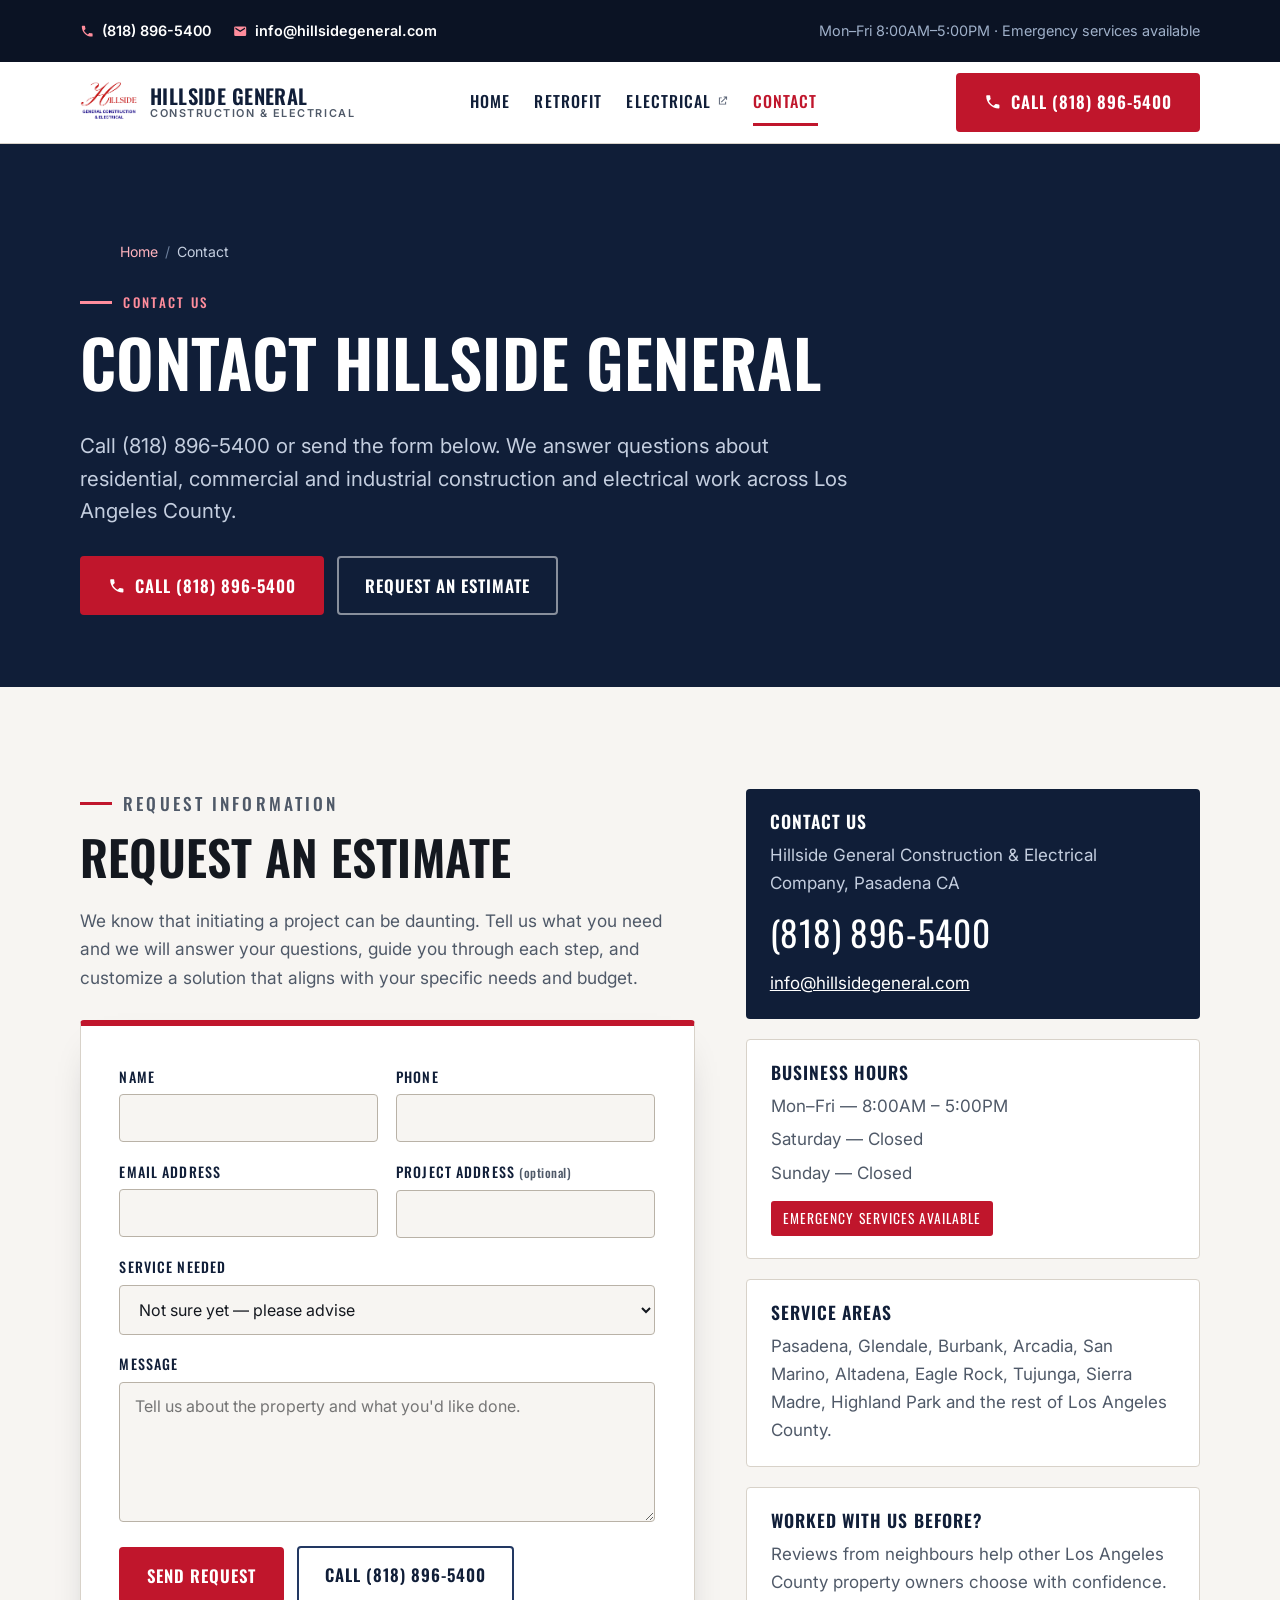
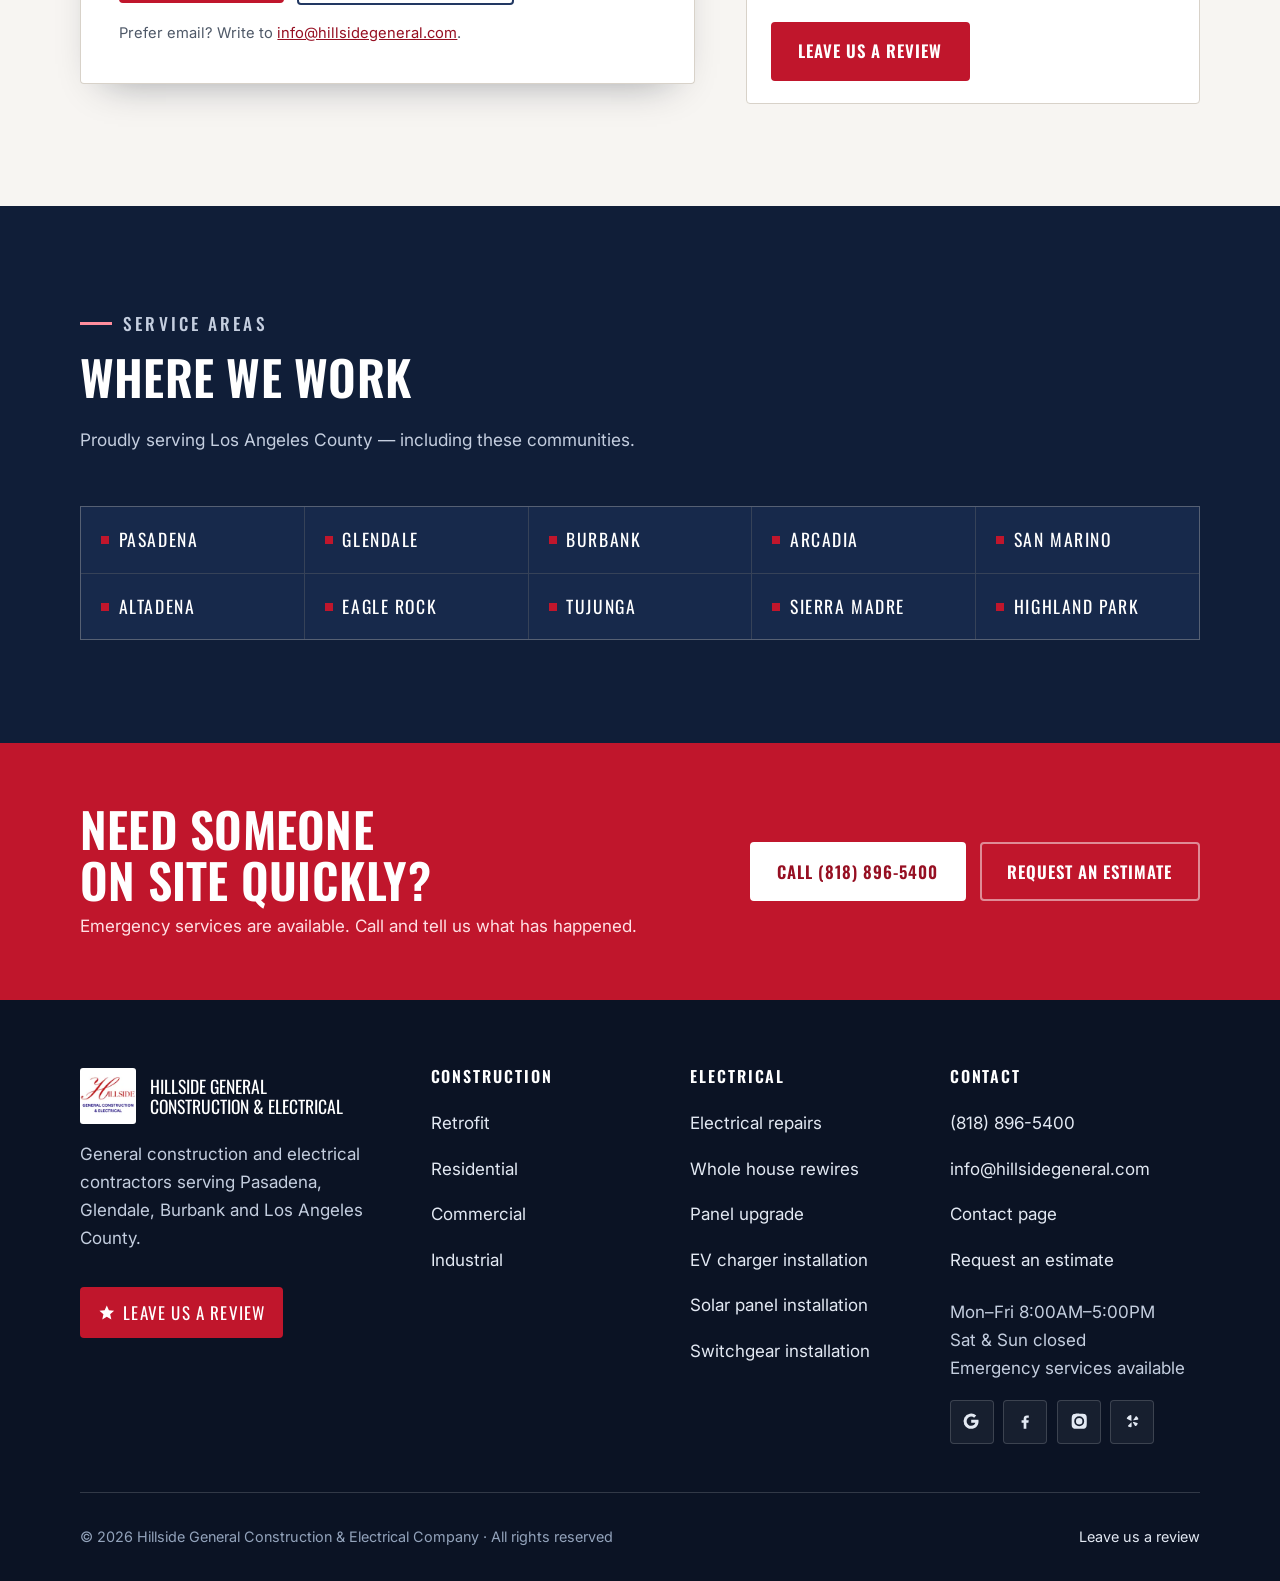
<file: contact/index.html>
<!DOCTYPE html>
<html lang="en">
<head>
<meta charset="utf-8">
<meta name="viewport" content="width=device-width, initial-scale=1">
<title>Contact Hillside General Construction &amp; Electrical | Pasadena, CA</title>
<meta name="description" content="Contact Hillside General Construction &amp; Electrical Company in Pasadena, CA. Call (818) 896-5400, email info@hillsidegeneral.com, or request an estimate online. Mon–Fri 8AM–5PM, emergency services available.">
<meta name="theme-color" content="#0b1324">
<link rel="canonical" href="/contact/">
<link rel="icon" href="/favicon.svg" type="image/svg+xml">
<link rel="apple-touch-icon" href="/images/source/07-hillside-general-logo-150x150-png.webp">
<meta property="og:type" content="website">
<meta property="og:title" content="Contact Hillside General Construction &amp; Electrical | Pasadena, CA">
<meta property="og:description" content="Contact Hillside General Construction &amp; Electrical Company in Pasadena, CA. Call (818) 896-5400, email info@hillsidegeneral.com, or request an estimate online. Mon–Fri 8AM–5PM, emergency services available.">
<meta property="og:image" content="/images/source/01-construction-33-jpg.webp">
<meta property="og:url" content="/contact/">
<meta name="twitter:card" content="summary_large_image">
<link rel="preconnect" href="https://fonts.googleapis.com">
<link rel="preconnect" href="https://fonts.gstatic.com" crossorigin>
<link href="https://fonts.googleapis.com/css2?family=Inter:wght@400;500;600;700&family=Oswald:wght@400;500;600;700&display=swap" rel="stylesheet">
<link rel="stylesheet" href="/assets/css/styles.css">
</head>
<body>
<a class="skip-link" href="#main">Skip to main content</a>

<div class="utility">
  <div class="wrap">
    <ul class="utility-list">
      <li>
        <svg viewBox="0 0 24 24" aria-hidden="true"><path d="M6.6 10.8c1.4 2.8 3.8 5.1 6.6 6.6l2.2-2.2c.3-.3.7-.4 1-.2 1.2.4 2.4.6 3.6.6.6 0 1 .4 1 1V20c0 .6-.4 1-1 1-9.4 0-17-7.6-17-17 0-.6.4-1 1-1h3.5c.6 0 1 .4 1 1 0 1.3.2 2.5.6 3.6.1.4 0 .7-.2 1l-2.3 2.2z"/></svg>
        <a href="tel:+18188965400">(818) 896-5400</a>
      </li>
      <li>
        <svg viewBox="0 0 24 24" aria-hidden="true"><path d="M20 4H4a2 2 0 0 0-2 2v12a2 2 0 0 0 2 2h16a2 2 0 0 0 2-2V6a2 2 0 0 0-2-2zm0 4.2-8 5-8-5V6l8 5 8-5v2.2z"/></svg>
        <a href="mailto:info@hillsidegeneral.com">info@hillsidegeneral.com</a>
      </li>
    </ul>
    <p class="utility-note">Mon–Fri 8:00AM–5:00PM &middot; Emergency services available</p>
  </div>
</div>

<header class="site-header">
  <div class="wrap">
    <a class="brand" href="/">
      <img src="/images/source/00-hillside-general-logo-png.webp" width="1080" height="1080" alt="Hillside General Construction &amp; Electrical Company logo">
      <span class="brand-text">
        <span class="brand-name">Hillside General</span>
        <span class="brand-sub">Construction &amp; Electrical</span>
      </span>
    </a>

    <button class="nav-toggle" type="button" aria-expanded="false" aria-controls="site-nav">
      <svg class="icon-open" viewBox="0 0 24 24" aria-hidden="true"><path d="M3 6h18v2H3zm0 5h18v2H3zm0 5h18v2H3z"/></svg>
      <svg class="icon-close" viewBox="0 0 24 24" aria-hidden="true"><path d="M18.3 5.7 12 12l6.3 6.3-1.4 1.4L10.6 13.4 4.3 19.7 2.9 18.3 9.2 12 2.9 5.7l1.4-1.4L10.6 10.6l6.3-6.3z"/></svg>
      <span>Menu</span>
    </button>

    <nav class="site-nav" id="site-nav" aria-label="Main">
      <ul>
        <li><a href="/">Home</a></li>
        <li><a href="/retrofit/">Retrofit</a></li>
        <li>
          <a href="https://www.hillsideexpertelectrical.com/" rel="noopener">Electrical
            <svg class="ext-icon" viewBox="0 0 24 24" aria-hidden="true"><path d="M14 3h7v7h-2V6.4l-9.3 9.3-1.4-1.4L17.6 5H14V3zM5 5h5v2H6v11h11v-4h2v6H4V5h1z"/></svg>
          </a>
        </li>
        <li><a href="/contact/" aria-current="page">Contact</a></li>
        <li><a class="nav-call" href="tel:+18188965400">Call (818) 896-5400</a></li>
      </ul>
    </nav>

    <a class="btn btn--primary header-cta" href="tel:+18188965400">
      <svg class="btn-icon" viewBox="0 0 24 24" aria-hidden="true"><path d="M6.6 10.8c1.4 2.8 3.8 5.1 6.6 6.6l2.2-2.2c.3-.3.7-.4 1-.2 1.2.4 2.4.6 3.6.6.6 0 1 .4 1 1V20c0 .6-.4 1-1 1-9.4 0-17-7.6-17-17 0-.6.4-1 1-1h3.5c.6 0 1 .4 1 1 0 1.3.2 2.5.6 3.6.1.4 0 .7-.2 1l-2.3 2.2z"/></svg>
      Call (818) 896-5400
    </a>
  </div>
</header>

<main id="main">

  <section class="page-hero">
    <div class="wrap">
      <ol class="breadcrumbs">
        <li><a href="/">Home</a></li>
        <li aria-current="page">Contact</li>
      </ol>
      <p class="eyebrow">Contact us</p>
      <h1>Contact Hillside General</h1>
      <p class="lead">Call (818) 896-5400 or send the form below. We answer questions about residential, commercial and industrial construction and electrical work across Los Angeles County.</p>
      <div class="btn-row" style="margin-top:1.75rem">
        <a class="btn btn--primary" href="tel:+18188965400"><svg class="btn-icon" viewBox="0 0 24 24" aria-hidden="true"><path d="M6.6 10.8c1.4 2.8 3.8 5.1 6.6 6.6l2.2-2.2c.3-.3.7-.4 1-.2 1.2.4 2.4.6 3.6.6.6 0 1 .4 1 1V20c0 .6-.4 1-1 1-9.4 0-17-7.6-17-17 0-.6.4-1 1-1h3.5c.6 0 1 .4 1 1 0 1.3.2 2.5.6 3.6.1.4 0 .7-.2 1l-2.3 2.2z"/></svg>Call (818) 896-5400</a>
        <a class="btn btn--light" href="#estimate">Request an estimate</a>
      </div>

    </div>
  </section>

  <section class="section" id="estimate">
    <div class="wrap contact-layout">
      <div>
        <div class="section-head" style="margin-bottom:1.75rem">
          <p class="eyebrow">Request information</p>
          <h2>Request an estimate</h2>
          <p>
            We know that initiating a project can be daunting. Tell us what you need and we will answer your
            questions, guide you through each step, and customize a solution that aligns with your specific
            needs and budget.
          </p>
        </div>

        <form class="form-card" data-leadr method="POST" action="https://vision.leadrai.com/api/forms/bfd133f94f8a2c677a6880f0204d9223">
          <div class="form-status" aria-live="polite">
            <svg viewBox="0 0 24 24" aria-hidden="true"><path d="M12 2a10 10 0 1 0 0 20 10 10 0 0 0 0-20zm-1 15-5-5 1.4-1.4L11 14.2l6.6-6.6L19 9l-8 8z"/></svg>
            <span class="form-status-text"></span>
          </div>

          <input type="hidden" name="_form" value="Contact">
          <input type="hidden" name="_page" value="">
          <input type="text" name="_gotcha" tabindex="-1" autocomplete="off" style="display:none">

          <div class="form-grid">
            <div class="field half">
              <label for="f-name">Name</label>
              <input id="f-name" name="name" type="text" autocomplete="name" required>
            </div>
            <div class="field half">
              <label for="f-phone">Phone</label>
              <input id="f-phone" name="phone" type="tel" autocomplete="tel" required>
            </div>
            <div class="field half">
              <label for="f-email">Email address</label>
              <input id="f-email" name="email" type="email" autocomplete="email" required>
            </div>
            <div class="field half">
              <label for="f-address">Project address <span class="opt">(optional)</span></label>
              <input id="f-address" name="Project address" type="text" autocomplete="street-address">
            </div>
            <div class="field full">
              <label for="f-service">Service needed</label>
              <select id="f-service" name="Service needed">
                <option value="Not sure yet">Not sure yet — please advise</option>
                <option>Home remodeling and renovation</option>
                <option>Home additions</option>
                <option>ADU construction</option>
                <option>Kitchen remodeling</option>
                <option>Bathroom remodeling</option>
                <option>Cabinetry</option>
                <option>Balcony construction</option>
                <option>Balcony inspections & repairs</option>
                <option>Fire rebuild</option>
                <option>Hardscape</option>
                <option>Retrofit services</option>
                <option>Electrical services</option>
                <option>EV charger installation</option>
                <option>Commercial construction</option>
                <option>Industrial construction</option>
              </select>
            </div>
            <div class="field full">
              <label for="f-message">Message</label>
              <textarea id="f-message" name="Message" rows="5" required placeholder="Tell us about the property and what you'd like done."></textarea>
            </div>
          </div>

          <div class="btn-row" style="margin-top:1.5rem">
            <button class="btn btn--primary" type="submit">Send request</button>
            <a class="btn btn--outline" href="tel:+18188965400">Call (818) 896-5400</a>
          </div>
          <p class="form-note">Prefer email? Write to <a href="mailto:info@hillsidegeneral.com">info@hillsidegeneral.com</a>.</p>
        </form>
      </div>

      <div class="contact-details">
        <div class="detail-block">
          <h3>Contact us</h3>
          <p style="margin-bottom:.35rem">Hillside General Construction &amp; Electrical Company, Pasadena CA</p>
          <a class="big-phone" href="tel:+18188965400">(818) 896-5400</a>
          <p style="margin-top:.5rem"><a href="mailto:info@hillsidegeneral.com">info@hillsidegeneral.com</a></p>
        </div>
        <div class="detail-block detail-block--light">
          <h3>Business hours</h3>
          <ul>
            <li>Mon–Fri — 8:00AM – 5:00PM</li>
            <li>Saturday — Closed</li>
            <li>Sunday — Closed</li>
          </ul>
          <span class="emergency-flag">Emergency services available</span>
        </div>
        <div class="detail-block detail-block--light">
          <h3>Service areas</h3>
          <p>Pasadena, Glendale, Burbank, Arcadia, San Marino, Altadena, Eagle Rock, Tujunga, Sierra Madre, Highland Park and the rest of Los Angeles County.</p>
        </div>
        <div class="detail-block detail-block--light">
          <h3>Worked with us before?</h3>
          <p>Reviews from neighbours help other Los Angeles County property owners choose with confidence.</p>
          <a class="btn btn--primary review-link" href="/review" style="margin-top:.5rem">Leave us a review</a>
        </div>
      </div>
    </div>
  </section>

  <section class="section areas on-dark">
    <div class="wrap">
      <div class="section-head reveal">
        <p class="eyebrow">Service areas</p>
        <h2>Where we work</h2>
        <p>Proudly serving Los Angeles County — including these communities.</p>
      </div>
      <ul class="area-grid reveal">
        <li>Pasadena</li>
        <li>Glendale</li>
        <li>Burbank</li>
        <li>Arcadia</li>
        <li>San Marino</li>
        <li>Altadena</li>
        <li>Eagle Rock</li>
        <li>Tujunga</li>
        <li>Sierra Madre</li>
        <li>Highland Park</li>
      </ul>
    </div>
  </section>

  <section class="cta-band" aria-labelledby="cta-end-h">
    <div class="wrap">
      <div>
        <h2 id="cta-end-h">Need someone on site quickly?</h2>
        <p>Emergency services are available. Call and tell us what has happened.</p>
      </div>
      <div class="btn-row">
        <a class="btn btn--primary" href="tel:+18188965400">Call (818) 896-5400</a>
        <a class="btn btn--light" href="#estimate">Request an estimate</a>
      </div>
    </div>
  </section>

</main>

<footer class="site-footer">
  <div class="wrap">
    <div class="footer-grid">
      <div>
        <div class="footer-brand">
          <img src="/images/source/07-hillside-general-logo-150x150-png.webp" width="150" height="150" loading="lazy" decoding="async"
               alt="Hillside General Construction &amp; Electrical, Pasadena California">
          <span>Hillside General<br>Construction &amp; Electrical</span>
        </div>
        <p>General construction and electrical contractors serving Pasadena, Glendale, Burbank and Los Angeles County.</p>
        <a class="footer-review" href="/review">
          <svg viewBox="0 0 24 24" aria-hidden="true" style="width:1.1rem;height:1.1rem;fill:currentColor"><path d="m12 17.3-6.2 3.7 1.6-7L2 9.2l7.1-.6L12 2l2.9 6.6 7.1.6-5.4 4.8 1.6 7z"/></svg>
          Leave us a review
        </a>
      </div>

      <div>
        <h3>Construction</h3>
        <ul>
          <li><a href="/retrofit/">Retrofit</a></li>
          <li><a href="/#residential">Residential</a></li>
          <li><a href="/#commercial">Commercial</a></li>
          <li><a href="/#industrial">Industrial</a></li>
        </ul>
      </div>

      <div>
        <h3>Electrical</h3>
        <ul>
          <li><a href="https://www.hillsideexpertelectrical.com/electrical-repairs" rel="noopener">Electrical repairs</a></li>
          <li><a href="https://www.hillsideexpertelectrical.com/whole-house-rewires" rel="noopener">Whole house rewires</a></li>
          <li><a href="https://www.hillsideexpertelectrical.com/panel-upgrade" rel="noopener">Panel upgrade</a></li>
          <li><a href="https://www.hillsideexpertelectrical.com/ev-charger-intallation" rel="noopener">EV charger installation</a></li>
          <li><a href="https://www.hillsideexpertelectrical.com/solar-panel-installation" rel="noopener">Solar panel installation</a></li>
          <li><a href="https://www.hillsideexpertelectrical.com/switchgear-installation" rel="noopener">Switchgear installation</a></li>
        </ul>
      </div>

      <div>
        <h3>Contact</h3>
        <ul>
          <li><a href="tel:+18188965400">(818) 896-5400</a></li>
          <li><a href="mailto:info@hillsidegeneral.com">info@hillsidegeneral.com</a></li>
          <li><a href="/contact/">Contact page</a></li>
          <li><a href="/#estimate">Request an estimate</a></li>
        </ul>
        <p style="margin-top:1rem">Mon–Fri 8:00AM–5:00PM<br>Sat &amp; Sun closed<br>Emergency services available</p>
        <div class="social-row">
          <a href="https://www.google.com/search?q=Hillside%C2%A0General%C2%A0Construction%C2%A0&amp;%C2%A0Electrical%C2%A0Company&amp;ludocid=2644140595591288508" rel="noopener" aria-label="Hillside General on Google">
            <svg viewBox="0 0 24 24" aria-hidden="true"><path d="M21.6 12.2c0-.7-.1-1.4-.2-2H12v3.9h5.4a4.6 4.6 0 0 1-2 3v2.5h3.2c1.9-1.7 3-4.3 3-7.4z"/><path d="M12 22c2.7 0 5-.9 6.6-2.4l-3.2-2.5c-.9.6-2 1-3.4 1-2.6 0-4.8-1.8-5.6-4.1H3.1v2.6A10 10 0 0 0 12 22z"/><path d="M6.4 14c-.2-.6-.3-1.3-.3-2s.1-1.4.3-2V7.4H3.1a10 10 0 0 0 0 9.2L6.4 14z"/><path d="M12 5.9c1.5 0 2.8.5 3.8 1.5l2.8-2.8A10 10 0 0 0 3.1 7.4L6.4 10c.8-2.3 3-4.1 5.6-4.1z"/></svg>
          </a>
          <a href="https://www.facebook.com/HillsideExpertElectrical/" rel="noopener" aria-label="Hillside on Facebook">
            <svg viewBox="0 0 24 24" aria-hidden="true"><path d="M13.5 22v-8h2.7l.4-3.1h-3.1V8.9c0-.9.2-1.5 1.5-1.5h1.7V4.6c-.3 0-1.3-.1-2.5-.1-2.5 0-4.2 1.5-4.2 4.3v2.1H7.3V14h2.7v8h3.5z"/></svg>
          </a>
          <a href="https://www.instagram.com/hillsideexpertelectrical/" rel="noopener" aria-label="Hillside on Instagram">
            <svg viewBox="0 0 24 24" aria-hidden="true"><path d="M12 2.2c3.2 0 3.6 0 4.9.1 1.2.1 1.8.3 2.2.4.6.2 1 .5 1.4.9.4.4.7.8.9 1.4.2.4.3 1 .4 2.2.1 1.3.1 1.7.1 4.9s0 3.6-.1 4.9c-.1 1.2-.3 1.8-.4 2.2-.2.6-.5 1-.9 1.4-.4.4-.8.7-1.4.9-.4.2-1 .3-2.2.4-1.3.1-1.7.1-4.9.1s-3.6 0-4.9-.1c-1.2-.1-1.8-.3-2.2-.4-.6-.2-1-.5-1.4-.9-.4-.4-.7-.8-.9-1.4-.2-.4-.3-1-.4-2.2C2.2 15.6 2.2 15.2 2.2 12s0-3.6.1-4.9c.1-1.2.3-1.8.4-2.2.2-.6.5-1 .9-1.4.4-.4.8-.7 1.4-.9.4-.2 1-.3 2.2-.4 1.3-.1 1.7-.1 4.8-.1zm0 3.3A6.5 6.5 0 1 0 18.5 12 6.5 6.5 0 0 0 12 5.5zm0 10.7A4.2 4.2 0 1 1 16.2 12 4.2 4.2 0 0 1 12 16.2zm6.8-10.9a1.5 1.5 0 1 1-1.5-1.5 1.5 1.5 0 0 1 1.5 1.5z"/></svg>
          </a>
          <a href="https://www.yelp.com/biz/hillside-general-construction-and-electrical-pasadena-3" rel="noopener" aria-label="Hillside on Yelp">
            <svg viewBox="0 0 24 24" aria-hidden="true"><path d="M11 3.3v8.4L5.6 9.2c-.6-.3-.8-1-.4-1.6a8.9 8.9 0 0 1 4.6-3.6c.6-.2 1.2.2 1.2.9zM11 13.4l-4.2 4.1c-.5.5-.4 1.2.2 1.5a8.8 8.8 0 0 0 3.1 1c.6.1 1.1-.4 1.1-1v-5.1c0-.6-.5-.9-.9-.5zm2.4-.7 5.2 1.7c.6.2.9.9.5 1.4a8.8 8.8 0 0 1-2 2.4c-.5.4-1.2.2-1.5-.3l-2.6-4.3c-.3-.6.2-1.1.8-.9zm.1-2.1 3-4.6c.3-.5 1-.6 1.5-.2.9.8 1.6 1.8 2 2.9.2.6-.2 1.2-.8 1.3l-5.3.9c-.6.1-1-.5-.7-1z"/></svg>
          </a>
        </div>
      </div>
    </div>

    <div class="footer-bottom">
      <p>&copy; <span data-year>2026</span> Hillside General Construction &amp; Electrical Company · All rights reserved</p>
      <p><a href="/review">Leave us a review</a></p>
    </div>
  </div>
</footer>

<div class="call-bar">
  <a class="primary" href="tel:+18188965400">
    <svg viewBox="0 0 24 24" aria-hidden="true"><path d="M6.6 10.8c1.4 2.8 3.8 5.1 6.6 6.6l2.2-2.2c.3-.3.7-.4 1-.2 1.2.4 2.4.6 3.6.6.6 0 1 .4 1 1V20c0 .6-.4 1-1 1-9.4 0-17-7.6-17-17 0-.6.4-1 1-1h3.5c.6 0 1 .4 1 1 0 1.3.2 2.5.6 3.6.1.4 0 .7-.2 1l-2.3 2.2z"/></svg>
    Call (818) 896-5400
  </a>
  <a href="#estimate">
    <svg viewBox="0 0 24 24" aria-hidden="true"><path d="M20 4H4a2 2 0 0 0-2 2v12a2 2 0 0 0 2 2h16a2 2 0 0 0 2-2V6a2 2 0 0 0-2-2zm0 4.2-8 5-8-5V6l8 5 8-5v2.2z"/></svg>
    Get an estimate
  </a>
</div>

<script src="/assets/js/main.js" defer></script>
<script defer src="https://static.cloudflareinsights.com/beacon.min.js" data-cf-beacon='{"token": "0a932598fc5b4cc9baf156d875620bd1"}'></script>
<script defer data-lv-track src="https://vision.leadrai.com/api/forms/bfd133f94f8a2c677a6880f0204d9223/t.js"></script>
</body>
</html>
</file>
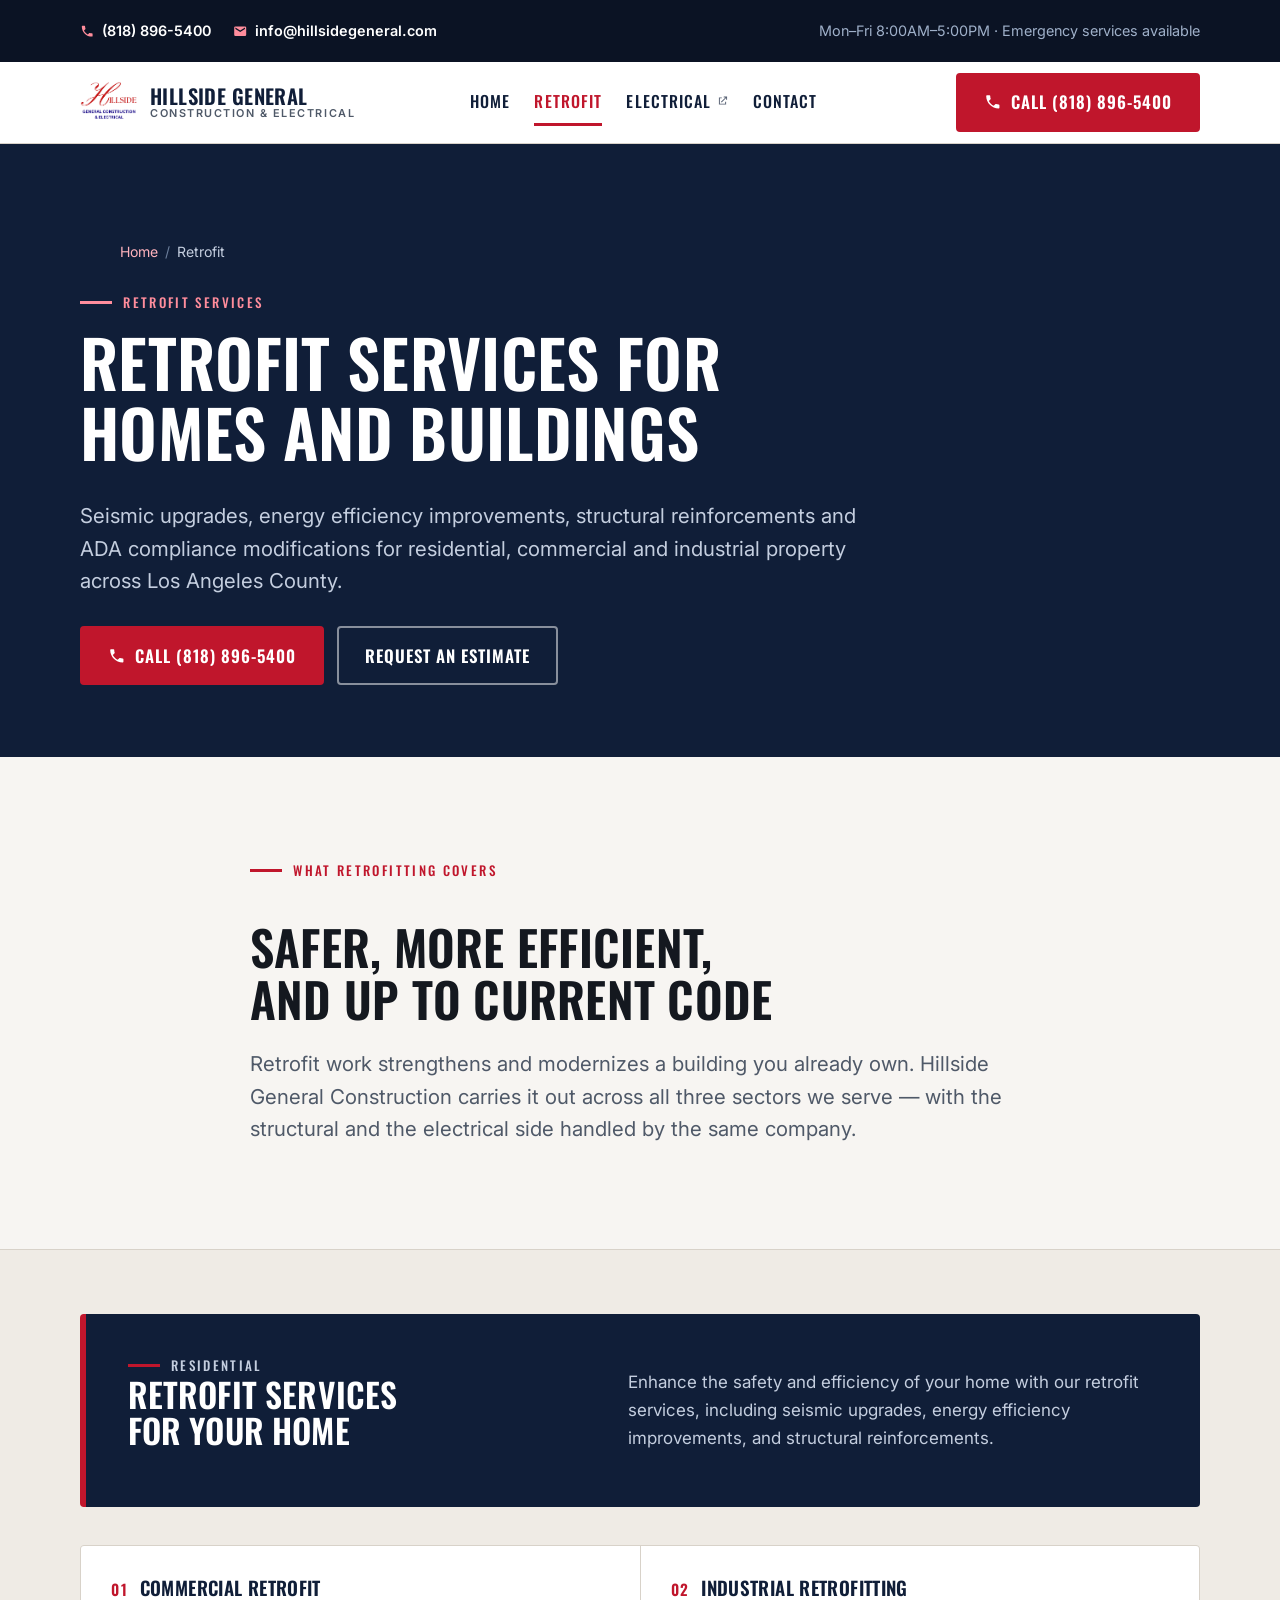
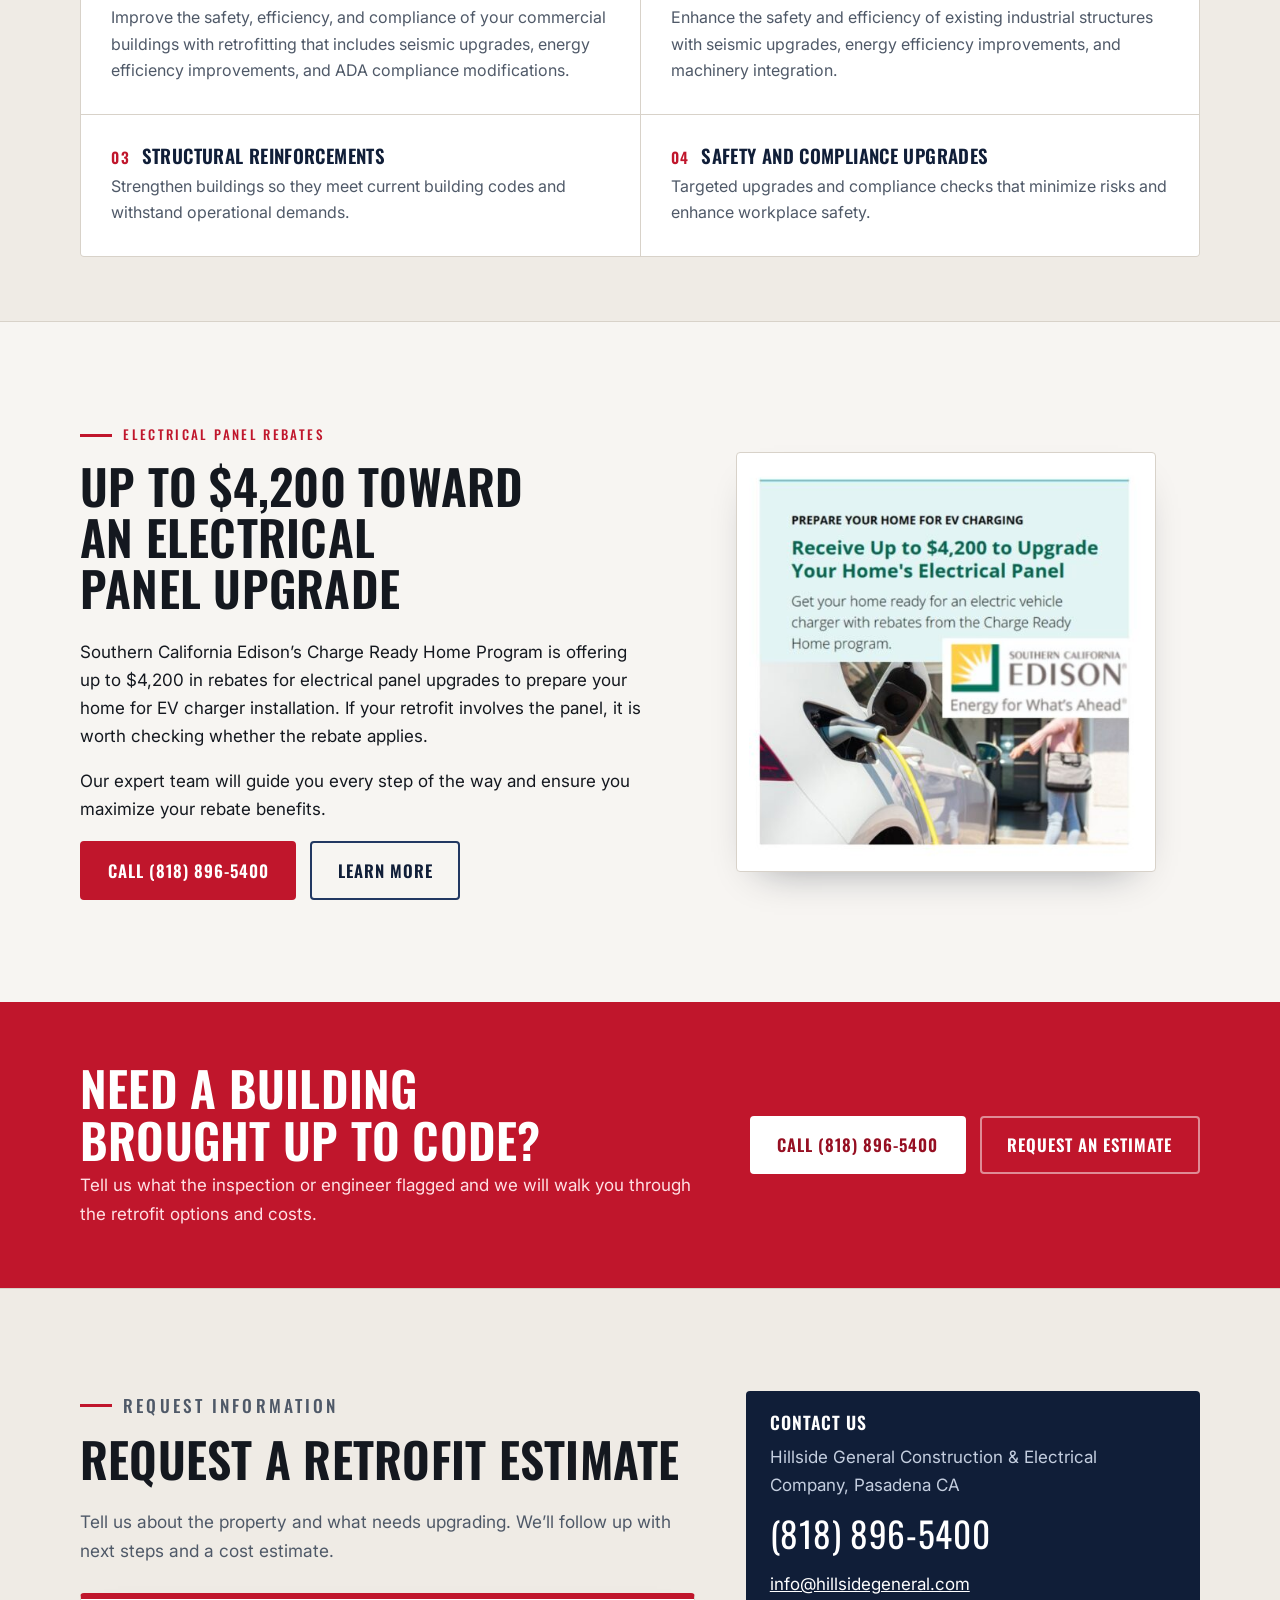
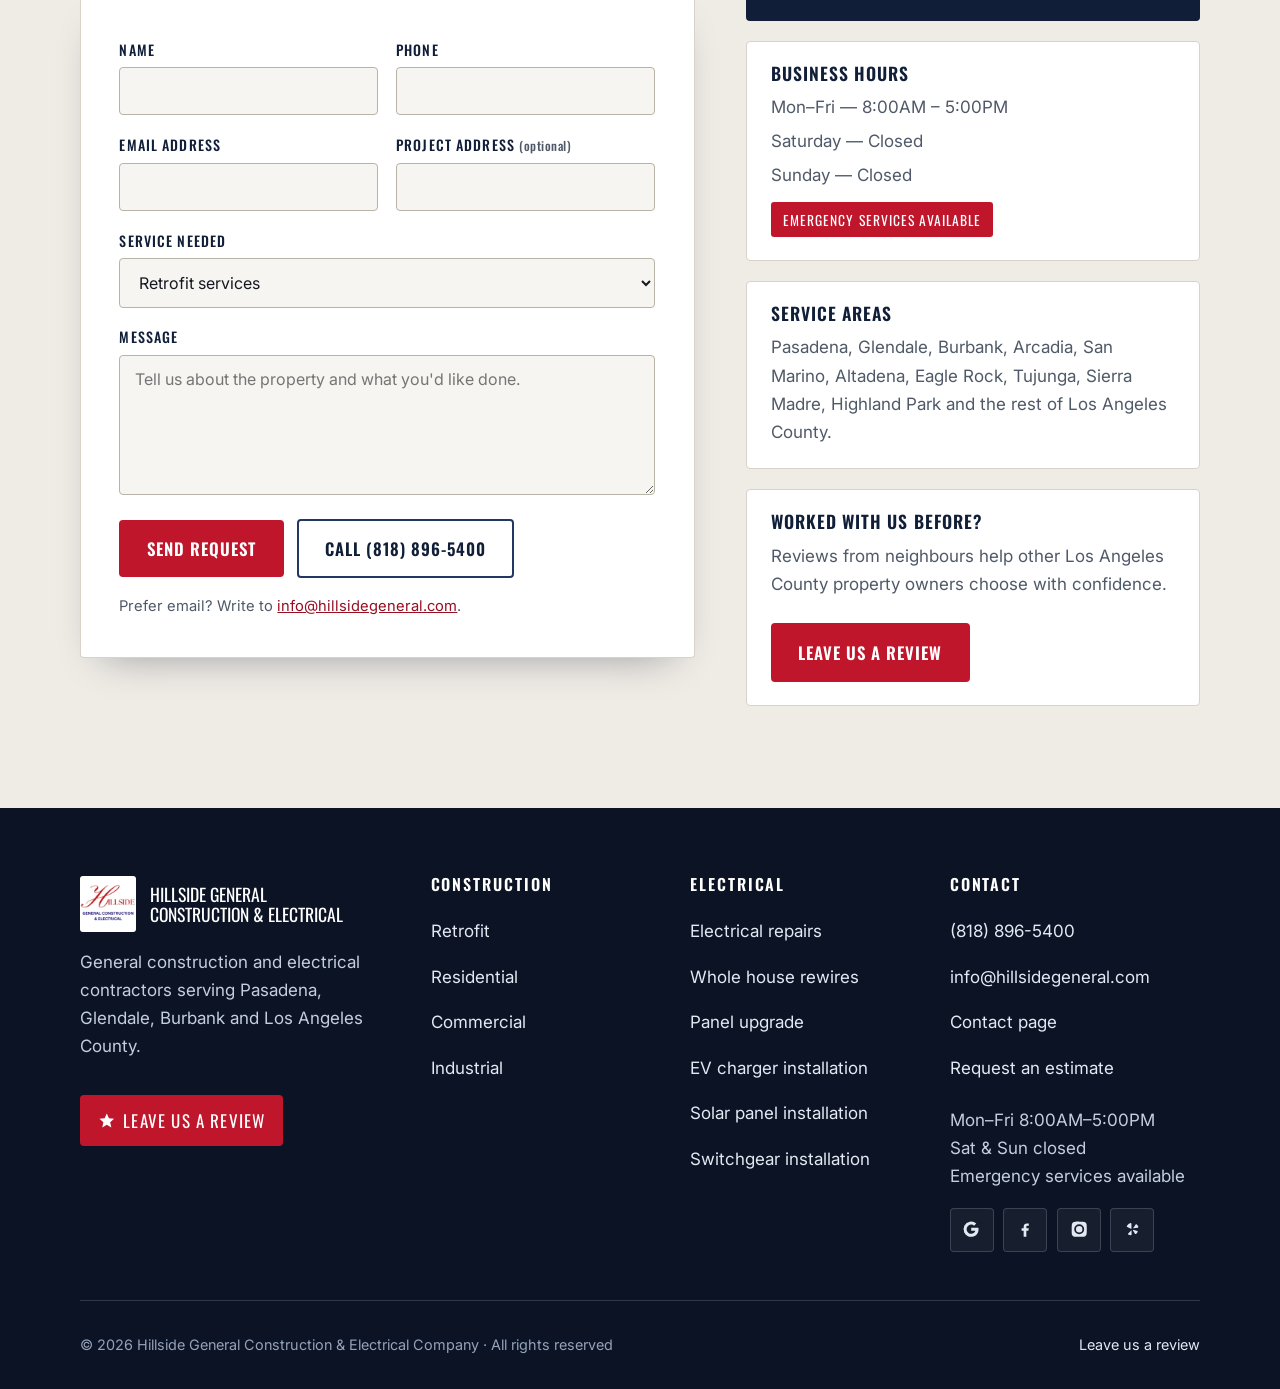
<file: retrofit/index.html>
<!DOCTYPE html>
<html lang="en">
<head>
<meta charset="utf-8">
<meta name="viewport" content="width=device-width, initial-scale=1">
<title>Retrofit Services in Pasadena, CA | Hillside General Construction</title>
<meta name="description" content="Seismic upgrades, energy efficiency improvements, structural reinforcements and ADA compliance retrofits for homes, commercial buildings and industrial facilities. Call (818) 896-5400.">
<meta name="theme-color" content="#0b1324">
<link rel="canonical" href="/retrofit/">
<link rel="icon" href="/favicon.svg" type="image/svg+xml">
<link rel="apple-touch-icon" href="/images/source/07-hillside-general-logo-150x150-png.webp">
<meta property="og:type" content="website">
<meta property="og:title" content="Retrofit Services in Pasadena, CA | Hillside General Construction">
<meta property="og:description" content="Seismic upgrades, energy efficiency improvements, structural reinforcements and ADA compliance retrofits for homes, commercial buildings and industrial facilities. Call (818) 896-5400.">
<meta property="og:image" content="/images/source/01-construction-33-jpg.webp">
<meta property="og:url" content="/retrofit/">
<meta name="twitter:card" content="summary_large_image">
<link rel="preconnect" href="https://fonts.googleapis.com">
<link rel="preconnect" href="https://fonts.gstatic.com" crossorigin>
<link href="https://fonts.googleapis.com/css2?family=Inter:wght@400;500;600;700&family=Oswald:wght@400;500;600;700&display=swap" rel="stylesheet">
<link rel="stylesheet" href="/assets/css/styles.css">
</head>
<body>
<a class="skip-link" href="#main">Skip to main content</a>

<div class="utility">
  <div class="wrap">
    <ul class="utility-list">
      <li>
        <svg viewBox="0 0 24 24" aria-hidden="true"><path d="M6.6 10.8c1.4 2.8 3.8 5.1 6.6 6.6l2.2-2.2c.3-.3.7-.4 1-.2 1.2.4 2.4.6 3.6.6.6 0 1 .4 1 1V20c0 .6-.4 1-1 1-9.4 0-17-7.6-17-17 0-.6.4-1 1-1h3.5c.6 0 1 .4 1 1 0 1.3.2 2.5.6 3.6.1.4 0 .7-.2 1l-2.3 2.2z"/></svg>
        <a href="tel:+18188965400">(818) 896-5400</a>
      </li>
      <li>
        <svg viewBox="0 0 24 24" aria-hidden="true"><path d="M20 4H4a2 2 0 0 0-2 2v12a2 2 0 0 0 2 2h16a2 2 0 0 0 2-2V6a2 2 0 0 0-2-2zm0 4.2-8 5-8-5V6l8 5 8-5v2.2z"/></svg>
        <a href="mailto:info@hillsidegeneral.com">info@hillsidegeneral.com</a>
      </li>
    </ul>
    <p class="utility-note">Mon–Fri 8:00AM–5:00PM &middot; Emergency services available</p>
  </div>
</div>

<header class="site-header">
  <div class="wrap">
    <a class="brand" href="/">
      <img src="/images/source/00-hillside-general-logo-png.webp" width="1080" height="1080" alt="Hillside General Construction &amp; Electrical Company logo">
      <span class="brand-text">
        <span class="brand-name">Hillside General</span>
        <span class="brand-sub">Construction &amp; Electrical</span>
      </span>
    </a>

    <button class="nav-toggle" type="button" aria-expanded="false" aria-controls="site-nav">
      <svg class="icon-open" viewBox="0 0 24 24" aria-hidden="true"><path d="M3 6h18v2H3zm0 5h18v2H3zm0 5h18v2H3z"/></svg>
      <svg class="icon-close" viewBox="0 0 24 24" aria-hidden="true"><path d="M18.3 5.7 12 12l6.3 6.3-1.4 1.4L10.6 13.4 4.3 19.7 2.9 18.3 9.2 12 2.9 5.7l1.4-1.4L10.6 10.6l6.3-6.3z"/></svg>
      <span>Menu</span>
    </button>

    <nav class="site-nav" id="site-nav" aria-label="Main">
      <ul>
        <li><a href="/">Home</a></li>
        <li><a href="/retrofit/" aria-current="page">Retrofit</a></li>
        <li>
          <a href="https://www.hillsideexpertelectrical.com/" rel="noopener">Electrical
            <svg class="ext-icon" viewBox="0 0 24 24" aria-hidden="true"><path d="M14 3h7v7h-2V6.4l-9.3 9.3-1.4-1.4L17.6 5H14V3zM5 5h5v2H6v11h11v-4h2v6H4V5h1z"/></svg>
          </a>
        </li>
        <li><a href="/contact/">Contact</a></li>
        <li><a class="nav-call" href="tel:+18188965400">Call (818) 896-5400</a></li>
      </ul>
    </nav>

    <a class="btn btn--primary header-cta" href="tel:+18188965400">
      <svg class="btn-icon" viewBox="0 0 24 24" aria-hidden="true"><path d="M6.6 10.8c1.4 2.8 3.8 5.1 6.6 6.6l2.2-2.2c.3-.3.7-.4 1-.2 1.2.4 2.4.6 3.6.6.6 0 1 .4 1 1V20c0 .6-.4 1-1 1-9.4 0-17-7.6-17-17 0-.6.4-1 1-1h3.5c.6 0 1 .4 1 1 0 1.3.2 2.5.6 3.6.1.4 0 .7-.2 1l-2.3 2.2z"/></svg>
      Call (818) 896-5400
    </a>
  </div>
</header>

<main id="main">

  <section class="page-hero">
    <div class="wrap">
      <ol class="breadcrumbs">
        <li><a href="/">Home</a></li>
        <li aria-current="page">Retrofit</li>
      </ol>
      <p class="eyebrow">Retrofit services</p>
      <h1>Retrofit services for<br>homes and buildings</h1>
      <p class="lead">Seismic upgrades, energy efficiency improvements, structural reinforcements and ADA compliance modifications for residential, commercial and industrial property across Los Angeles County.</p>
      <div class="btn-row" style="margin-top:1.75rem">
        <a class="btn btn--primary" href="tel:+18188965400"><svg class="btn-icon" viewBox="0 0 24 24" aria-hidden="true"><path d="M6.6 10.8c1.4 2.8 3.8 5.1 6.6 6.6l2.2-2.2c.3-.3.7-.4 1-.2 1.2.4 2.4.6 3.6.6.6 0 1 .4 1 1V20c0 .6-.4 1-1 1-9.4 0-17-7.6-17-17 0-.6.4-1 1-1h3.5c.6 0 1 .4 1 1 0 1.3.2 2.5.6 3.6.1.4 0 .7-.2 1l-2.3 2.2z"/></svg>Call (818) 896-5400</a>
        <a class="btn btn--light" href="#estimate">Request an estimate</a>
      </div>

    </div>
  </section>

  <section class="section">
    <div class="wrap wrap--narrow prose reveal">
      <p class="eyebrow">What retrofitting covers</p>
      <h2>Safer, more efficient, and up to current code</h2>
      <p class="lead">
        Retrofit work strengthens and modernizes a building you already own. Hillside General Construction
        carries it out across all three sectors we serve — with the structural and the electrical side
        handled by the same company.
      </p>
    </div>
  </section>

  <section class="section section--tight" style="background:var(--paper-2); border-block:1px solid var(--line)">
    <div class="wrap">
      <div class="feature-service reveal">
        <div>
          <p class="eyebrow">Residential</p>
          <h3>Retrofit services for your home</h3>
        </div>
        <div>
          <p>Enhance the safety and efficiency of your home with our retrofit services, including seismic upgrades, energy efficiency improvements, and structural reinforcements.</p>
        </div>
      </div>

      <ul class="service-list reveal">
        <li>
          <h3><span class="num">01</span> Commercial retrofit</h3>
          <p>Improve the safety, efficiency, and compliance of your commercial buildings with retrofitting that includes seismic upgrades, energy efficiency improvements, and ADA compliance modifications.</p>
        </li>
        <li>
          <h3><span class="num">02</span> Industrial retrofitting</h3>
          <p>Enhance the safety and efficiency of existing industrial structures with seismic upgrades, energy efficiency improvements, and machinery integration.</p>
        </li>
        <li>
          <h3><span class="num">03</span> Structural reinforcements</h3>
          <p>Strengthen buildings so they meet current building codes and withstand operational demands.</p>
        </li>
        <li>
          <h3><span class="num">04</span> Safety and compliance upgrades</h3>
          <p>Targeted upgrades and compliance checks that minimize risks and enhance workplace safety.</p>
        </li>
      </ul>
    </div>
  </section>

  <section class="section">
    <div class="wrap split">
      <div class="reveal">
        <p class="eyebrow">Electrical panel rebates</p>
        <h2>Up to $4,200 toward an electrical panel upgrade</h2>
        <p>
          Southern California Edison’s Charge Ready Home Program is offering up to $4,200 in rebates for
          electrical panel upgrades to prepare your home for EV charger installation. If your retrofit
          involves the panel, it is worth checking whether the rebate applies.
        </p>
        <p>Our expert team will guide you every step of the way and ensure you maximize your rebate benefits.</p>
        <div class="btn-row">
          <a class="btn btn--primary" href="tel:+18188965400">Call (818) 896-5400</a>
          <a class="btn btn--outline" href="https://www.hillsideexpertelectrical.com/get-rebates-for-panel-upgrade" rel="noopener">Learn more</a>
        </div>
      </div>
      <div class="split-media reveal">
        <figure class="rebate-figure">
          <img src="/images/source/06-untitled-design-2-e1731180343894.jpg"
               width="500" height="500" loading="lazy" decoding="async"
               alt="Southern California Edison Charge Ready Home promotion: up to $4,200 to upgrade your home's electrical panel for EV charging">
        </figure>
      </div>
    </div>
  </section>

  <section class="cta-band" aria-labelledby="cta-end-h">
    <div class="wrap">
      <div>
        <h2 id="cta-end-h">Need a building brought up to code?</h2>
        <p>Tell us what the inspection or engineer flagged and we will walk you through the retrofit options and costs.</p>
      </div>
      <div class="btn-row">
        <a class="btn btn--primary" href="tel:+18188965400">Call (818) 896-5400</a>
        <a class="btn btn--light" href="#estimate">Request an estimate</a>
      </div>
    </div>
  </section>

  <section class="section" id="estimate" style="background:var(--paper-2); border-top:1px solid var(--line)">
    <div class="wrap contact-layout">
      <div>
        <div class="section-head" style="margin-bottom:1.75rem">
          <p class="eyebrow">Request information</p>
          <h2>Request a retrofit estimate</h2>
          <p>Tell us about the property and what needs upgrading. We’ll follow up with next steps and a cost estimate.</p>
        </div>

        <form class="form-card" data-leadr method="POST" action="https://vision.leadrai.com/api/forms/bfd133f94f8a2c677a6880f0204d9223">
          <div class="form-status" aria-live="polite">
            <svg viewBox="0 0 24 24" aria-hidden="true"><path d="M12 2a10 10 0 1 0 0 20 10 10 0 0 0 0-20zm-1 15-5-5 1.4-1.4L11 14.2l6.6-6.6L19 9l-8 8z"/></svg>
            <span class="form-status-text"></span>
          </div>

          <input type="hidden" name="_form" value="Retrofit estimate">
          <input type="hidden" name="_page" value="">
          <input type="text" name="_gotcha" tabindex="-1" autocomplete="off" style="display:none">

          <div class="form-grid">
            <div class="field half">
              <label for="f-name">Name</label>
              <input id="f-name" name="name" type="text" autocomplete="name" required>
            </div>
            <div class="field half">
              <label for="f-phone">Phone</label>
              <input id="f-phone" name="phone" type="tel" autocomplete="tel" required>
            </div>
            <div class="field half">
              <label for="f-email">Email address</label>
              <input id="f-email" name="email" type="email" autocomplete="email" required>
            </div>
            <div class="field half">
              <label for="f-address">Project address <span class="opt">(optional)</span></label>
              <input id="f-address" name="Project address" type="text" autocomplete="street-address">
            </div>
            <div class="field full">
              <label for="f-service">Service needed</label>
              <select id="f-service" name="Service needed">
                <option value="Not sure yet">Not sure yet — please advise</option>
                <option>Home remodeling and renovation</option>
                <option>Home additions</option>
                <option>ADU construction</option>
                <option>Kitchen remodeling</option>
                <option>Bathroom remodeling</option>
                <option>Cabinetry</option>
                <option>Balcony construction</option>
                <option>Balcony inspections & repairs</option>
                <option>Fire rebuild</option>
                <option>Hardscape</option>
                <option selected>Retrofit services</option>
                <option>Electrical services</option>
                <option>EV charger installation</option>
                <option>Commercial construction</option>
                <option>Industrial construction</option>
              </select>
            </div>
            <div class="field full">
              <label for="f-message">Message</label>
              <textarea id="f-message" name="Message" rows="5" required placeholder="Tell us about the property and what you'd like done."></textarea>
            </div>
          </div>

          <div class="btn-row" style="margin-top:1.5rem">
            <button class="btn btn--primary" type="submit">Send request</button>
            <a class="btn btn--outline" href="tel:+18188965400">Call (818) 896-5400</a>
          </div>
          <p class="form-note">Prefer email? Write to <a href="mailto:info@hillsidegeneral.com">info@hillsidegeneral.com</a>.</p>
        </form>
      </div>

      <div class="contact-details">
        <div class="detail-block">
          <h3>Contact us</h3>
          <p style="margin-bottom:.35rem">Hillside General Construction &amp; Electrical Company, Pasadena CA</p>
          <a class="big-phone" href="tel:+18188965400">(818) 896-5400</a>
          <p style="margin-top:.5rem"><a href="mailto:info@hillsidegeneral.com">info@hillsidegeneral.com</a></p>
        </div>
        <div class="detail-block detail-block--light">
          <h3>Business hours</h3>
          <ul>
            <li>Mon–Fri — 8:00AM – 5:00PM</li>
            <li>Saturday — Closed</li>
            <li>Sunday — Closed</li>
          </ul>
          <span class="emergency-flag">Emergency services available</span>
        </div>
        <div class="detail-block detail-block--light">
          <h3>Service areas</h3>
          <p>Pasadena, Glendale, Burbank, Arcadia, San Marino, Altadena, Eagle Rock, Tujunga, Sierra Madre, Highland Park and the rest of Los Angeles County.</p>
        </div>
        <div class="detail-block detail-block--light">
          <h3>Worked with us before?</h3>
          <p>Reviews from neighbours help other Los Angeles County property owners choose with confidence.</p>
          <a class="btn btn--primary review-link" href="/review" style="margin-top:.5rem">Leave us a review</a>
        </div>
      </div>
    </div>
  </section>

</main>

<footer class="site-footer">
  <div class="wrap">
    <div class="footer-grid">
      <div>
        <div class="footer-brand">
          <img src="/images/source/07-hillside-general-logo-150x150-png.webp" width="150" height="150" loading="lazy" decoding="async"
               alt="Hillside General Construction &amp; Electrical, Pasadena California">
          <span>Hillside General<br>Construction &amp; Electrical</span>
        </div>
        <p>General construction and electrical contractors serving Pasadena, Glendale, Burbank and Los Angeles County.</p>
        <a class="footer-review" href="/review">
          <svg viewBox="0 0 24 24" aria-hidden="true" style="width:1.1rem;height:1.1rem;fill:currentColor"><path d="m12 17.3-6.2 3.7 1.6-7L2 9.2l7.1-.6L12 2l2.9 6.6 7.1.6-5.4 4.8 1.6 7z"/></svg>
          Leave us a review
        </a>
      </div>

      <div>
        <h3>Construction</h3>
        <ul>
          <li><a href="/retrofit/">Retrofit</a></li>
          <li><a href="/#residential">Residential</a></li>
          <li><a href="/#commercial">Commercial</a></li>
          <li><a href="/#industrial">Industrial</a></li>
        </ul>
      </div>

      <div>
        <h3>Electrical</h3>
        <ul>
          <li><a href="https://www.hillsideexpertelectrical.com/electrical-repairs" rel="noopener">Electrical repairs</a></li>
          <li><a href="https://www.hillsideexpertelectrical.com/whole-house-rewires" rel="noopener">Whole house rewires</a></li>
          <li><a href="https://www.hillsideexpertelectrical.com/panel-upgrade" rel="noopener">Panel upgrade</a></li>
          <li><a href="https://www.hillsideexpertelectrical.com/ev-charger-intallation" rel="noopener">EV charger installation</a></li>
          <li><a href="https://www.hillsideexpertelectrical.com/solar-panel-installation" rel="noopener">Solar panel installation</a></li>
          <li><a href="https://www.hillsideexpertelectrical.com/switchgear-installation" rel="noopener">Switchgear installation</a></li>
        </ul>
      </div>

      <div>
        <h3>Contact</h3>
        <ul>
          <li><a href="tel:+18188965400">(818) 896-5400</a></li>
          <li><a href="mailto:info@hillsidegeneral.com">info@hillsidegeneral.com</a></li>
          <li><a href="/contact/">Contact page</a></li>
          <li><a href="/#estimate">Request an estimate</a></li>
        </ul>
        <p style="margin-top:1rem">Mon–Fri 8:00AM–5:00PM<br>Sat &amp; Sun closed<br>Emergency services available</p>
        <div class="social-row">
          <a href="https://www.google.com/search?q=Hillside%C2%A0General%C2%A0Construction%C2%A0&amp;%C2%A0Electrical%C2%A0Company&amp;ludocid=2644140595591288508" rel="noopener" aria-label="Hillside General on Google">
            <svg viewBox="0 0 24 24" aria-hidden="true"><path d="M21.6 12.2c0-.7-.1-1.4-.2-2H12v3.9h5.4a4.6 4.6 0 0 1-2 3v2.5h3.2c1.9-1.7 3-4.3 3-7.4z"/><path d="M12 22c2.7 0 5-.9 6.6-2.4l-3.2-2.5c-.9.6-2 1-3.4 1-2.6 0-4.8-1.8-5.6-4.1H3.1v2.6A10 10 0 0 0 12 22z"/><path d="M6.4 14c-.2-.6-.3-1.3-.3-2s.1-1.4.3-2V7.4H3.1a10 10 0 0 0 0 9.2L6.4 14z"/><path d="M12 5.9c1.5 0 2.8.5 3.8 1.5l2.8-2.8A10 10 0 0 0 3.1 7.4L6.4 10c.8-2.3 3-4.1 5.6-4.1z"/></svg>
          </a>
          <a href="https://www.facebook.com/HillsideExpertElectrical/" rel="noopener" aria-label="Hillside on Facebook">
            <svg viewBox="0 0 24 24" aria-hidden="true"><path d="M13.5 22v-8h2.7l.4-3.1h-3.1V8.9c0-.9.2-1.5 1.5-1.5h1.7V4.6c-.3 0-1.3-.1-2.5-.1-2.5 0-4.2 1.5-4.2 4.3v2.1H7.3V14h2.7v8h3.5z"/></svg>
          </a>
          <a href="https://www.instagram.com/hillsideexpertelectrical/" rel="noopener" aria-label="Hillside on Instagram">
            <svg viewBox="0 0 24 24" aria-hidden="true"><path d="M12 2.2c3.2 0 3.6 0 4.9.1 1.2.1 1.8.3 2.2.4.6.2 1 .5 1.4.9.4.4.7.8.9 1.4.2.4.3 1 .4 2.2.1 1.3.1 1.7.1 4.9s0 3.6-.1 4.9c-.1 1.2-.3 1.8-.4 2.2-.2.6-.5 1-.9 1.4-.4.4-.8.7-1.4.9-.4.2-1 .3-2.2.4-1.3.1-1.7.1-4.9.1s-3.6 0-4.9-.1c-1.2-.1-1.8-.3-2.2-.4-.6-.2-1-.5-1.4-.9-.4-.4-.7-.8-.9-1.4-.2-.4-.3-1-.4-2.2C2.2 15.6 2.2 15.2 2.2 12s0-3.6.1-4.9c.1-1.2.3-1.8.4-2.2.2-.6.5-1 .9-1.4.4-.4.8-.7 1.4-.9.4-.2 1-.3 2.2-.4 1.3-.1 1.7-.1 4.8-.1zm0 3.3A6.5 6.5 0 1 0 18.5 12 6.5 6.5 0 0 0 12 5.5zm0 10.7A4.2 4.2 0 1 1 16.2 12 4.2 4.2 0 0 1 12 16.2zm6.8-10.9a1.5 1.5 0 1 1-1.5-1.5 1.5 1.5 0 0 1 1.5 1.5z"/></svg>
          </a>
          <a href="https://www.yelp.com/biz/hillside-general-construction-and-electrical-pasadena-3" rel="noopener" aria-label="Hillside on Yelp">
            <svg viewBox="0 0 24 24" aria-hidden="true"><path d="M11 3.3v8.4L5.6 9.2c-.6-.3-.8-1-.4-1.6a8.9 8.9 0 0 1 4.6-3.6c.6-.2 1.2.2 1.2.9zM11 13.4l-4.2 4.1c-.5.5-.4 1.2.2 1.5a8.8 8.8 0 0 0 3.1 1c.6.1 1.1-.4 1.1-1v-5.1c0-.6-.5-.9-.9-.5zm2.4-.7 5.2 1.7c.6.2.9.9.5 1.4a8.8 8.8 0 0 1-2 2.4c-.5.4-1.2.2-1.5-.3l-2.6-4.3c-.3-.6.2-1.1.8-.9zm.1-2.1 3-4.6c.3-.5 1-.6 1.5-.2.9.8 1.6 1.8 2 2.9.2.6-.2 1.2-.8 1.3l-5.3.9c-.6.1-1-.5-.7-1z"/></svg>
          </a>
        </div>
      </div>
    </div>

    <div class="footer-bottom">
      <p>&copy; <span data-year>2026</span> Hillside General Construction &amp; Electrical Company · All rights reserved</p>
      <p><a href="/review">Leave us a review</a></p>
    </div>
  </div>
</footer>

<div class="call-bar">
  <a class="primary" href="tel:+18188965400">
    <svg viewBox="0 0 24 24" aria-hidden="true"><path d="M6.6 10.8c1.4 2.8 3.8 5.1 6.6 6.6l2.2-2.2c.3-.3.7-.4 1-.2 1.2.4 2.4.6 3.6.6.6 0 1 .4 1 1V20c0 .6-.4 1-1 1-9.4 0-17-7.6-17-17 0-.6.4-1 1-1h3.5c.6 0 1 .4 1 1 0 1.3.2 2.5.6 3.6.1.4 0 .7-.2 1l-2.3 2.2z"/></svg>
    Call (818) 896-5400
  </a>
  <a href="#estimate">
    <svg viewBox="0 0 24 24" aria-hidden="true"><path d="M20 4H4a2 2 0 0 0-2 2v12a2 2 0 0 0 2 2h16a2 2 0 0 0 2-2V6a2 2 0 0 0-2-2zm0 4.2-8 5-8-5V6l8 5 8-5v2.2z"/></svg>
    Get an estimate
  </a>
</div>

<script src="/assets/js/main.js" defer></script>
<script defer src="https://static.cloudflareinsights.com/beacon.min.js" data-cf-beacon='{"token": "0a932598fc5b4cc9baf156d875620bd1"}'></script>
<script defer data-lv-track src="https://vision.leadrai.com/api/forms/bfd133f94f8a2c677a6880f0204d9223/t.js"></script>
</body>
</html>
</file>
<file: assets/css/styles.css>
/* ==========================================================================
   Hillside General Construction & Electrical Company
   Design system: industrial navy + brand red, condensed display type
   ========================================================================== */

/* ---------- Tokens ---------- */
:root {
  --navy-900: #0b1324;
  --navy-800: #101e38;
  --navy-700: #17294b;
  --navy-600: #223862;
  --paper:    #f7f5f2;
  --paper-2:  #efebe5;
  --paper-3:  #e2ddd5;
  --ink:      #14181f;
  --muted:    #4f5968;
  --muted-on-dark: #c4cedf;
  --accent:   #c0162c;
  --accent-dark: #960f22;
  --accent-soft: #fbeaec;
  --line:     #d8d2c9;
  --line-dark: rgba(255, 255, 255, .16);

  --display: "Oswald", "Arial Narrow", "Helvetica Neue", Arial, sans-serif;
  --body: "Inter", -apple-system, BlinkMacSystemFont, "Segoe UI", Roboto, Helvetica, Arial, sans-serif;

  --maxw: 1200px;
  --gutter: clamp(1.15rem, 4vw, 2.5rem);
  --section: clamp(3.5rem, 8vw, 6.75rem);
  --radius: 4px;
  --shadow: 0 18px 40px -24px rgba(11, 19, 36, .45);
}

/* ---------- Reset ---------- */
*, *::before, *::after { box-sizing: border-box; }

html { -webkit-text-size-adjust: 100%; scroll-behavior: smooth; }

body {
  margin: 0;
  background: var(--paper);
  color: var(--ink);
  font-family: var(--body);
  font-size: 1.0625rem;
  line-height: 1.65;
  overflow-x: hidden;
  -webkit-font-smoothing: antialiased;
}

img { max-width: 100%; height: auto; display: block; }

h1, h2, h3, h4 {
  font-family: var(--display);
  font-weight: 600;
  line-height: 1.07;
  letter-spacing: .005em;
  margin: 0 0 .5em;
  text-wrap: balance;
}

h1 { font-size: clamp(2.3rem, 6.2vw, 4.1rem); text-transform: uppercase; }
h2 { font-size: clamp(1.85rem, 4.4vw, 3rem); text-transform: uppercase; }
h3 { font-size: clamp(1.25rem, 2.3vw, 1.6rem); }
h4 { font-size: 1.1rem; }

p { margin: 0 0 1.1rem; }
p:last-child { margin-bottom: 0; }

a { color: var(--accent-dark); }
a:hover { color: var(--accent); }

ul { margin: 0; padding: 0; }

:focus-visible {
  outline: 3px solid var(--accent);
  outline-offset: 3px;
  border-radius: 2px;
}
.on-dark :focus-visible, .site-footer :focus-visible, .utility :focus-visible {
  outline-color: #ffd34d;
}

/* ---------- Layout helpers ---------- */
.wrap {
  width: 100%;
  max-width: var(--maxw);
  margin-inline: auto;
  padding-inline: var(--gutter);
}
.wrap--narrow { max-width: 860px; }

.section { padding-block: var(--section); }
.section--tight { padding-block: clamp(2.5rem, 5vw, 4rem); }

.on-dark { background: var(--navy-800); color: #fff; }
.on-dark h1, .on-dark h2, .on-dark h3, .on-dark h4 { color: #fff; }
.on-dark p { color: var(--muted-on-dark); }

.skip-link {
  position: absolute;
  left: -9999px;
  top: 0;
  z-index: 200;
  background: var(--accent);
  color: #fff;
  padding: .85rem 1.25rem;
  font-weight: 600;
}
.skip-link:focus { left: 0; color: #fff; }

/* ---------- Eyebrow + section heads ---------- */
.eyebrow {
  font-family: var(--display);
  font-weight: 500;
  text-transform: uppercase;
  letter-spacing: .18em;
  font-size: .82rem;
  color: var(--accent);
  margin: 0 0 .85rem;
  display: flex;
  align-items: center;
  gap: .7rem;
}
.eyebrow::before {
  content: "";
  width: 2rem;
  height: 3px;
  background: var(--accent);
  flex: none;
}
.on-dark .eyebrow,
.hero .eyebrow,
.page-hero .eyebrow,
.cta-band .eyebrow,
.detail-block .eyebrow { color: #ff8d9c; }
.on-dark .eyebrow::before,
.hero .eyebrow::before,
.page-hero .eyebrow::before,
.cta-band .eyebrow::before,
.detail-block .eyebrow::before { background: #ff8d9c; }

.section-head { max-width: 62ch; margin-bottom: clamp(2rem, 4vw, 3.25rem); }
.section-head p { font-size: 1.08rem; color: var(--muted); }
.on-dark .section-head p { color: var(--muted-on-dark); }

.lead { font-size: clamp(1.08rem, 1.6vw, 1.3rem); line-height: 1.6; color: var(--muted); }
.on-dark .lead { color: #e4eaf4; }

/* ---------- Buttons ---------- */
.btn {
  display: inline-flex;
  align-items: center;
  justify-content: center;
  gap: .6rem;
  min-height: 52px;
  padding: .85rem 1.6rem;
  font-family: var(--display);
  font-size: 1.05rem;
  font-weight: 600;
  letter-spacing: .06em;
  text-transform: uppercase;
  text-decoration: none;
  border: 2px solid transparent;
  border-radius: var(--radius);
  cursor: pointer;
  transition: background-color .18s ease, color .18s ease, transform .18s ease, border-color .18s ease;
}
.btn:active { transform: translateY(1px); }

.btn--primary { background: var(--accent); color: #fff; border-color: var(--accent); }
.btn--primary:hover { background: var(--accent-dark); border-color: var(--accent-dark); color: #fff; }

.btn--outline { background: transparent; color: var(--navy-800); border-color: var(--navy-600); }
.btn--outline:hover { background: var(--navy-800); color: #fff; border-color: var(--navy-800); }

.btn--light { background: transparent; color: #fff; border-color: rgba(255,255,255,.5); }
.btn--light:hover { background: #fff; color: var(--navy-900); border-color: #fff; }

.btn--block { width: 100%; }

.btn-row {
  display: flex;
  flex-wrap: wrap;
  gap: .85rem;
  align-items: center;
}

.btn-icon { width: 1.05em; height: 1.05em; fill: currentColor; flex: none; }

/* ---------- Utility bar ---------- */
.utility {
  background: var(--navy-900);
  color: #dbe3ef;
  font-size: .9rem;
}
.utility .wrap {
  display: flex;
  flex-wrap: wrap;
  gap: .4rem 1.5rem;
  align-items: center;
  justify-content: space-between;
  padding-block: .55rem;
}
.utility a { color: #fff; text-decoration: none; font-weight: 600; }
.utility a:hover { color: #ffb3bd; text-decoration: underline; }
.utility-list {
  display: flex;
  flex-wrap: wrap;
  gap: .3rem 1.4rem;
  list-style: none;
  align-items: center;
}
.utility-list li { display: flex; align-items: center; gap: .45rem; }
.utility-list li a { display: inline-flex; align-items: center; min-height: 44px; }
.utility svg { width: 1em; height: 1em; fill: #ff8d9c; flex: none; }
.utility-note { color: #9fb0c9; margin: 0; }

/* Keep the top strip to a single compact row on small screens: the email address
   and opening hours are repeated in the contact section and the footer. */
@media (max-width: 719px) {
  .utility .wrap { justify-content: flex-start; padding-block: 0; }
  .utility-list li:nth-child(2) { display: none; }
  .utility-note { display: none; }
}

/* ---------- Header ---------- */
.site-header {
  position: sticky;
  top: 0;
  z-index: 100;
  background: #fff;
  border-bottom: 1px solid var(--line);
}
.site-header .wrap {
  display: flex;
  align-items: center;
  gap: 1rem;
  justify-content: space-between;
  padding-block: .7rem;
}
.brand {
  display: flex;
  align-items: center;
  gap: .75rem;
  text-decoration: none;
  color: var(--navy-800);
  min-height: 44px;
}
.brand img { width: 52px; height: 52px; border-radius: 3px; }
.brand-text { display: flex; flex-direction: column; line-height: 1.1; }
.brand-name {
  font-family: var(--display);
  font-size: 1.12rem;
  font-weight: 600;
  text-transform: uppercase;
  letter-spacing: .02em;
}
.brand-sub {
  font-size: .68rem;
  letter-spacing: .14em;
  text-transform: uppercase;
  color: var(--muted);
  font-weight: 600;
}

.nav-toggle {
  display: inline-flex;
  align-items: center;
  gap: .5rem;
  min-height: 46px;
  padding: .5rem .85rem;
  background: var(--navy-800);
  color: #fff;
  border: 0;
  border-radius: var(--radius);
  font-family: var(--display);
  font-size: .95rem;
  letter-spacing: .08em;
  text-transform: uppercase;
  cursor: pointer;
}
.nav-toggle svg { width: 1.1rem; height: 1.1rem; fill: currentColor; }
.nav-toggle .icon-close { display: none; }
.nav-toggle[aria-expanded="true"] .icon-open { display: none; }
.nav-toggle[aria-expanded="true"] .icon-close { display: block; }

.site-nav ul {
  list-style: none;
  display: flex;
  gap: 1.5rem;
  align-items: center;
}
.site-nav a {
  font-family: var(--display);
  font-size: 1rem;
  font-weight: 500;
  letter-spacing: .07em;
  text-transform: uppercase;
  color: var(--navy-800);
  text-decoration: none;
  padding: .55rem 0;
  display: inline-flex;
  align-items: center;
  gap: .35rem;
  border-bottom: 3px solid transparent;
  min-height: 44px;
}
.site-nav a:hover { color: var(--accent); border-bottom-color: var(--accent); }
.site-nav a[aria-current="page"] { color: var(--accent); border-bottom-color: var(--accent); }
.site-nav .ext-icon { width: .72em; height: .72em; fill: currentColor; opacity: .7; }

.header-cta { display: none; }

@media (max-width: 1023px) {
  .site-nav {
    display: none;
    position: absolute;
    left: 0;
    right: 0;
    top: 100%;
    background: #fff;
    border-bottom: 3px solid var(--accent);
    box-shadow: var(--shadow);
    padding: .5rem var(--gutter) 1.5rem;
  }
  .site-nav.is-open { display: block; }
  .site-nav ul { flex-direction: column; align-items: stretch; gap: 0; }
  .site-nav li + li { border-top: 1px solid var(--line); }
  .site-nav a {
    padding: .95rem 0;
    border-bottom: 0;
    font-size: 1.15rem;
  }
  .site-nav .nav-call {
    margin-top: 1rem;
    justify-content: center;
    background: var(--accent);
    color: #fff;
    border-radius: var(--radius);
  }
  .site-nav .nav-call:hover { background: var(--accent-dark); color: #fff; }
}

@media (min-width: 1024px) {
  .nav-toggle { display: none; }
  .header-cta { display: inline-flex; }
  .brand img { width: 58px; height: 58px; }
  .brand-name { font-size: 1.28rem; }
  .site-nav .nav-call { display: none; }
}

/* ---------- Hero ---------- */
.hero {
  position: relative;
  background: var(--navy-900);
  color: #fff;
  isolation: isolate;
  overflow: hidden;
}
.hero-media {
  position: absolute;
  inset: 0;
  z-index: -2;
}
.hero-media img {
  width: 100%;
  height: 100%;
  object-fit: cover;
  object-position: 62% 50%;
}
.hero::after {
  content: "";
  position: absolute;
  inset: 0;
  z-index: -1;
  background:
    linear-gradient(104deg, rgba(8, 15, 29, .95) 0%, rgba(8, 15, 29, .9) 42%, rgba(10, 18, 34, .62) 70%, rgba(10, 18, 34, .45) 100%);
}
.hero .wrap {
  padding-block: clamp(2.25rem, 7vw, 7rem);
  position: relative;
}
.hero-inner { max-width: 44rem; }
.hero h1 { margin-bottom: .55rem; }
.hero h1 .accent { color: #ff8d9c; display: block; }
.hero-areas {
  font-family: var(--display);
  font-size: clamp(1rem, 1.9vw, 1.25rem);
  letter-spacing: .14em;
  text-transform: uppercase;
  color: #ffd7dc;
  margin-bottom: 1.1rem;
}
.hero-lead { font-size: clamp(1.05rem, 1.7vw, 1.22rem); color: #e4eaf4; max-width: 46ch; }
.hero .btn-row { margin-top: 1.9rem; }

.hero-quote {
  margin: 2.25rem 0 0;
  padding-left: 1.1rem;
  border-left: 4px solid var(--accent);
  font-size: 1rem;
  font-style: italic;
  color: #cfd9e8;
  max-width: 44ch;
}

.trust-bar { background: var(--navy-700); border-top: 1px solid var(--line-dark); }
.trust-bar ul {
  list-style: none;
  display: grid;
  grid-template-columns: 1fr;
  gap: .65rem 2rem;
  padding-block: 1.15rem;
}
.trust-bar li {
  display: flex;
  align-items: center;
  gap: .6rem;
  color: #e7edf7;
  font-size: .97rem;
  font-weight: 500;
}
.trust-bar svg { width: 1.15rem; height: 1.15rem; fill: #ff8d9c; flex: none; }
@media (min-width: 640px) { .trust-bar ul { grid-template-columns: 1fr 1fr; } }
@media (min-width: 1000px) { .trust-bar ul { grid-template-columns: repeat(4, 1fr); } }

/* ---------- Intro / split ---------- */
.split {
  display: grid;
  gap: clamp(1.75rem, 4vw, 3.5rem);
  align-items: center;
}
@media (min-width: 900px) {
  .split { grid-template-columns: 1.05fr .95fr; }
  .split--reverse .split-media { order: -1; }
}
.split-media img { width: 100%; border-radius: var(--radius); }
.split-media { position: relative; }

.stat-card {
  background: var(--accent);
  color: #fff;
  padding: 1.4rem 1.5rem;
  border-radius: var(--radius);
  max-width: 20rem;
}
.stat-card .stat-num {
  font-family: var(--display);
  font-size: 2.6rem;
  line-height: 1;
  display: block;
}

/* ---------- Rebate band ---------- */
.rebate { background: var(--paper-2); border-block: 1px solid var(--line); }
.rebate .split { align-items: center; }
.rebate-figure {
  background: #fff;
  padding: .75rem;
  border: 1px solid var(--line);
  border-radius: var(--radius);
  box-shadow: var(--shadow);
  max-width: 420px;
  margin-inline: auto;
}
.rebate-figure img { border-radius: 2px; }
.rebate h2 { color: var(--navy-800); }
.price-flag {
  display: inline-block;
  background: var(--navy-800);
  color: #fff;
  font-family: var(--display);
  letter-spacing: .1em;
  text-transform: uppercase;
  padding: .4rem .85rem;
  border-radius: 3px;
  font-size: .9rem;
  margin-bottom: 1rem;
}

/* ---------- Residential services (feature + stagger) ---------- */
.feature-service {
  display: grid;
  gap: 1.25rem;
  background: var(--navy-800);
  color: #fff;
  padding: clamp(1.5rem, 3.5vw, 2.6rem);
  border-radius: var(--radius);
  border-left: 6px solid var(--accent);
  margin-bottom: clamp(1.5rem, 3vw, 2.5rem);
}
.feature-service h3 { font-size: clamp(1.5rem, 3vw, 2.1rem); text-transform: uppercase; }
.feature-service p { color: var(--muted-on-dark); margin: 0; }
@media (min-width: 860px) {
  .feature-service { grid-template-columns: minmax(0, 1fr) minmax(0, 1.15fr); align-items: center; gap: 2.5rem; }
}

.service-list { list-style: none; display: grid; gap: 1px; background: var(--line); border: 1px solid var(--line); border-radius: var(--radius); overflow: hidden; }
@media (min-width: 760px) { .service-list { grid-template-columns: 1fr 1fr; } }
.service-list li { background: #fff; padding: clamp(1.25rem, 2.5vw, 1.9rem); transition: background .2s ease; }
.service-list li:hover { background: var(--accent-soft); }
.service-list h3 {
  display: flex;
  gap: .7rem;
  align-items: baseline;
  margin-bottom: .45rem;
  color: var(--navy-800);
  text-transform: uppercase;
  font-size: 1.18rem;
  letter-spacing: .02em;
}
.service-list .num {
  font-family: var(--display);
  color: var(--accent);
  font-size: .95rem;
  letter-spacing: .1em;
  flex: none;
}
.service-list p { color: var(--muted); font-size: 1rem; margin: 0; }

/* ---------- Commercial (rows) ---------- */
.row-list { list-style: none; border-top: 2px solid var(--navy-800); }
.row-list li {
  border-bottom: 1px solid var(--line);
  display: grid;
  gap: .35rem 2rem;
  padding-block: clamp(1.3rem, 2.6vw, 1.9rem);
}
@media (min-width: 820px) {
  .row-list li { grid-template-columns: 3.5rem minmax(0, 18rem) minmax(0, 1fr); align-items: start; }
}
.row-list .num {
  font-family: var(--display);
  font-size: 1.1rem;
  color: var(--accent);
  letter-spacing: .08em;
}
.row-list h3 { margin: 0; color: var(--navy-800); text-transform: uppercase; font-size: 1.2rem; }
.row-list p { margin: 0; color: var(--muted); }

/* ---------- Industrial (dark cards over image) ---------- */
.industrial { position: relative; isolation: isolate; background: var(--navy-900); }
.industrial-media { position: absolute; inset: 0; z-index: -2; }
.industrial-media img { width: 100%; height: 100%; object-fit: cover; }
.industrial::after {
  content: "";
  position: absolute;
  inset: 0;
  z-index: -1;
  background: linear-gradient(180deg, rgba(8,15,29,.93), rgba(8,15,29,.97));
}
.grid-cards { display: grid; gap: 1px; background: var(--line-dark); border: 1px solid var(--line-dark); }
@media (min-width: 680px) { .grid-cards { grid-template-columns: 1fr 1fr; } }
@media (min-width: 1000px) { .grid-cards { grid-template-columns: repeat(3, 1fr); } }
.grid-cards > div { background: rgba(10, 18, 34, .78); padding: clamp(1.3rem, 2.5vw, 1.9rem); }
.grid-cards h3 { color: #fff; font-size: 1.14rem; text-transform: uppercase; margin-bottom: .45rem; }
.grid-cards p { color: var(--muted-on-dark); font-size: 1rem; margin: 0; }

/* ---------- CTA band ---------- */
.cta-band { background: var(--accent); color: #fff; }
.cta-band .wrap {
  display: grid;
  gap: 1.5rem;
  align-items: center;
  padding-block: clamp(2.5rem, 5vw, 3.75rem);
}
@media (min-width: 900px) { .cta-band .wrap { grid-template-columns: 1fr auto; } }
.cta-band h2 { margin-bottom: .4rem; color: #fff; }
.cta-band p { color: #ffe0e4; margin: 0; max-width: 56ch; }
.cta-band .btn--primary { background: #fff; color: var(--accent-dark); border-color: #fff; }
.cta-band .btn--primary:hover { background: var(--navy-900); color: #fff; border-color: var(--navy-900); }

/* ---------- Owner note ---------- */
.owner { background: var(--paper-2); }
.owner-card {
  background: #fff;
  border: 1px solid var(--line);
  border-top: 6px solid var(--accent);
  border-radius: var(--radius);
  padding: clamp(1.6rem, 4vw, 3rem);
  box-shadow: var(--shadow);
}
.owner-card blockquote { margin: 0; font-size: clamp(1.05rem, 1.7vw, 1.22rem); color: var(--ink); line-height: 1.62; }
.owner-sign {
  margin-top: 1.6rem;
  padding-top: 1.2rem;
  border-top: 1px solid var(--line);
  display: flex;
  flex-wrap: wrap;
  gap: .25rem 1rem;
  align-items: baseline;
}
.owner-sign strong { font-family: var(--display); font-size: 1.3rem; text-transform: uppercase; color: var(--navy-800); letter-spacing: .03em; }
.owner-sign span { color: var(--muted); font-size: .95rem; }

/* ---------- Reviews ---------- */
.reviews-head {
  display: grid;
  gap: 1.25rem;
  align-items: end;
  margin-bottom: clamp(1.75rem, 3.5vw, 2.75rem);
}
@media (min-width: 880px) { .reviews-head { grid-template-columns: 1fr auto; } }
.stars-img { width: 136px; height: 23px; }

.review-grid { display: grid; gap: 1.25rem; }
@media (min-width: 720px) { .review-grid { grid-template-columns: 1fr 1fr; } }
@media (min-width: 1060px) { .review-grid { grid-template-columns: repeat(3, 1fr); } }
.review {
  background: #fff;
  border: 1px solid var(--line);
  border-radius: var(--radius);
  padding: 1.5rem;
  display: flex;
  flex-direction: column;
  gap: .9rem;
}
.review blockquote { margin: 0; color: var(--ink); font-size: 1rem; line-height: 1.6; }
.review figcaption {
  margin-top: auto;
  font-family: var(--display);
  text-transform: uppercase;
  letter-spacing: .06em;
  color: var(--navy-800);
  font-size: 1.02rem;
}
.review .quote-mark {
  font-family: var(--display);
  font-size: 2.4rem;
  line-height: .6;
  color: var(--accent);
}
.review--wide { grid-column: 1 / -1; }
@media (min-width: 1060px) { .review--wide { grid-column: span 2; } }

.review-cta {
  margin-top: 1.75rem;
  display: flex;
  flex-wrap: wrap;
  gap: .9rem 1.5rem;
  align-items: center;
  justify-content: space-between;
  background: var(--navy-800);
  color: #fff;
  border-radius: var(--radius);
  padding: 1.25rem 1.5rem;
}
.review-cta p { margin: 0; color: var(--muted-on-dark); }
.review-cta strong { color: #fff; font-family: var(--display); text-transform: uppercase; letter-spacing: .05em; font-size: 1.2rem; display: block; }

.review-link {
  display: inline-flex;
  align-items: center;
  gap: .5rem;
  min-height: 44px;
}

/* ---------- Service areas ---------- */
.areas { background: var(--navy-800); }
.area-grid { list-style: none; display: grid; gap: 1px; background: var(--line-dark); border: 1px solid var(--line-dark); }
@media (min-width: 520px) { .area-grid { grid-template-columns: 1fr 1fr; } }
@media (min-width: 860px) { .area-grid { grid-template-columns: repeat(5, 1fr); } }
.area-grid li {
  background: var(--navy-700);
  padding: 1.15rem 1.25rem;
  font-family: var(--display);
  font-size: 1.1rem;
  letter-spacing: .09em;
  text-transform: uppercase;
  color: #fff;
  display: flex;
  align-items: center;
  gap: .6rem;
}
.area-grid li::before { content: ""; width: 8px; height: 8px; background: var(--accent); flex: none; }

/* ---------- More from us ---------- */
.link-cards { display: grid; gap: 1.25rem; }
@media (min-width: 620px) { .link-cards { grid-template-columns: 1fr 1fr; } }
@media (min-width: 1000px) { .link-cards { grid-template-columns: repeat(4, 1fr); } }
.link-card {
  background: #fff;
  border: 1px solid var(--line);
  border-bottom: 4px solid var(--navy-800);
  border-radius: var(--radius);
  padding: 1.5rem;
  display: flex;
  flex-direction: column;
  gap: .6rem;
  text-decoration: none;
  color: inherit;
  transition: border-color .2s ease, transform .2s ease;
}
.link-card:hover { border-bottom-color: var(--accent); transform: translateY(-3px); color: inherit; }
.link-card h3 { color: var(--navy-800); text-transform: uppercase; font-size: 1.12rem; margin: 0; }
.link-card p { color: var(--muted); font-size: .98rem; margin: 0; }
.link-card .go {
  margin-top: auto;
  padding-top: .6rem;
  font-family: var(--display);
  text-transform: uppercase;
  letter-spacing: .08em;
  color: var(--accent-dark);
  font-size: .92rem;
  display: inline-flex;
  align-items: center;
  gap: .4rem;
}
.link-card svg { width: .85em; height: .85em; fill: currentColor; }

/* ---------- Forms ---------- */
.contact-layout { display: grid; gap: clamp(2rem, 4vw, 3.25rem); }
@media (min-width: 940px) { .contact-layout { grid-template-columns: 1.15fr .85fr; } }

.form-card {
  background: #fff;
  border: 1px solid var(--line);
  border-top: 6px solid var(--accent);
  border-radius: var(--radius);
  padding: clamp(1.4rem, 3.5vw, 2.4rem);
  box-shadow: var(--shadow);
}
.form-grid { display: grid; gap: 1.1rem; }
@media (min-width: 620px) { .form-grid .half { grid-column: span 1; } .form-grid { grid-template-columns: 1fr 1fr; } .form-grid .full { grid-column: 1 / -1; } }

.field { display: flex; flex-direction: column; gap: .4rem; }
.field label {
  font-family: var(--display);
  text-transform: uppercase;
  letter-spacing: .08em;
  font-size: .88rem;
  color: var(--navy-800);
  font-weight: 500;
}
.field .opt { color: var(--muted); letter-spacing: .04em; text-transform: none; font-size: .78rem; }
.field input,
.field select,
.field textarea {
  font-family: var(--body);
  font-size: 1rem;
  color: var(--ink);
  background: var(--paper);
  border: 1px solid #b9b2a7;
  border-radius: var(--radius);
  padding: .8rem .9rem;
  min-height: 48px;
  width: 100%;
}
.field textarea { min-height: 140px; resize: vertical; }
.field input:focus, .field select:focus, .field textarea:focus {
  outline: 3px solid var(--accent);
  outline-offset: 1px;
  background: #fff;
}
.form-note { font-size: .92rem; color: var(--muted); margin: 1rem 0 0; }

.form-status {
  display: none;
  gap: .75rem;
  align-items: flex-start;
  background: #e8f4ea;
  border: 1px solid #6ea97c;
  border-left: 5px solid #2f7d45;
  color: #1c4d2a;
  padding: 1rem 1.15rem;
  border-radius: var(--radius);
  margin-bottom: 1.25rem;
  font-weight: 500;
}
.form-status.is-visible { display: flex; }
.form-status.is-error { background: #fdecee; border-color: #c0162c; border-left-color: var(--accent); color: #7d0d1c; }
.form-status svg { width: 1.3rem; height: 1.3rem; flex: none; fill: currentColor; margin-top: .15rem; }

/* ---------- Contact details ---------- */
.contact-details { display: grid; gap: 1.25rem; align-content: start; }
.detail-block {
  background: var(--navy-800);
  color: #fff;
  border-radius: var(--radius);
  padding: 1.4rem 1.5rem;
}
.detail-block h3 { color: #fff; text-transform: uppercase; font-size: 1.1rem; margin-bottom: .65rem; letter-spacing: .06em; }
.detail-block a { color: #fff; }
.detail-block p, .detail-block li { color: var(--muted-on-dark); }
.detail-block ul { list-style: none; display: grid; gap: .35rem; }
.detail-block .big-phone {
  font-family: var(--display);
  font-size: clamp(1.7rem, 3.4vw, 2.2rem);
  color: #fff;
  text-decoration: none;
  letter-spacing: .02em;
  display: inline-block;
}
.detail-block .big-phone:hover { color: #ff8d9c; }
.detail-block--light { background: #fff; border: 1px solid var(--line); color: var(--ink); }
.detail-block--light h3 { color: var(--navy-800); }
.detail-block--light p, .detail-block--light li { color: var(--muted); }
.detail-block--light a { color: var(--accent-dark); }
.detail-block a.btn--primary,
.detail-block--light a.btn--primary { color: #fff; }
.detail-block a.btn--primary:hover,
.detail-block--light a.btn--primary:hover { color: #fff; }
.emergency-flag {
  display: inline-flex;
  align-items: center;
  gap: .5rem;
  margin-top: .85rem;
  background: var(--accent);
  color: #fff;
  font-family: var(--display);
  text-transform: uppercase;
  letter-spacing: .08em;
  font-size: .85rem;
  padding: .4rem .75rem;
  border-radius: 3px;
}

/* ---------- Newsletter ---------- */
.newsletter { background: var(--paper-2); border-top: 1px solid var(--line); }
.newsletter-inner { display: grid; gap: 1.5rem; align-items: center; }
@media (min-width: 900px) { .newsletter-inner { grid-template-columns: 1fr 1fr; } }
.newsletter h2 { margin-bottom: .4rem; }
.newsletter p { color: var(--muted); margin: 0; }
.newsletter-form { display: grid; gap: .75rem; }
@media (min-width: 560px) { .newsletter-form .inline { display: grid; grid-template-columns: 1fr auto; gap: .75rem; align-items: end; } }

/* ---------- Footer ---------- */
.site-footer { background: var(--navy-900); color: #c4cedf; padding-block: clamp(2.75rem, 6vw, 4.25rem) 0; }
.footer-grid { display: grid; gap: 2rem; }
@media (min-width: 760px) { .footer-grid { grid-template-columns: 1.3fr 1fr 1fr; } }
@media (min-width: 1040px) { .footer-grid { grid-template-columns: 1.4fr 1fr 1fr 1.1fr; } }
.site-footer h3 {
  color: #fff;
  font-size: 1rem;
  text-transform: uppercase;
  letter-spacing: .12em;
  margin-bottom: 1rem;
}
.site-footer a { color: #e3e9f3; text-decoration: none; }
.site-footer a:hover { color: #ff8d9c; text-decoration: underline; }
.site-footer ul { list-style: none; display: grid; gap: .1rem; }
.site-footer li a { display: inline-flex; align-items: center; gap: .4rem; min-height: 44px; }
.footer-brand { display: flex; gap: .85rem; align-items: center; margin-bottom: 1rem; }
.footer-brand img { width: 56px; height: 56px; border-radius: 3px; }
.footer-brand span {
  font-family: var(--display);
  color: #fff;
  text-transform: uppercase;
  font-size: 1.1rem;
  line-height: 1.15;
}
.footer-review {
  display: inline-flex;
  align-items: center;
  gap: .5rem;
  margin-top: 1.1rem;
  background: var(--accent);
  color: #fff !important;
  font-family: var(--display);
  text-transform: uppercase;
  letter-spacing: .07em;
  padding: .7rem 1.1rem;
  min-height: 44px;
  border-radius: var(--radius);
  text-decoration: none !important;
}
.footer-review:hover { background: #fff; color: var(--accent-dark) !important; }
.social-row { display: flex; flex-wrap: wrap; gap: .6rem; margin-top: 1rem; }
.social-row a {
  width: 44px; height: 44px;
  display: inline-flex; align-items: center; justify-content: center;
  border: 1px solid var(--line-dark);
  border-radius: var(--radius);
  background: rgba(255,255,255,.05);
}
.social-row svg { width: 1.15rem; height: 1.15rem; fill: #e3e9f3; }
.social-row a:hover { background: var(--accent); border-color: var(--accent); }
.social-row a:hover svg { fill: #fff; }
.footer-bottom {
  margin-top: clamp(2rem, 4vw, 3rem);
  border-top: 1px solid var(--line-dark);
  padding-block: 1.4rem;
  font-size: .9rem;
  display: flex;
  flex-wrap: wrap;
  gap: .5rem 1.5rem;
  justify-content: space-between;
  color: #93a3bb;
}
.footer-bottom p { margin: 0; line-height: 44px; }
.footer-bottom a { display: inline-flex; align-items: center; min-height: 44px; }

/* ---------- Mobile sticky call bar ---------- */
.call-bar {
  position: fixed;
  left: 0; right: 0; bottom: 0;
  z-index: 95;
  display: grid;
  grid-template-columns: 1fr 1fr;
  gap: 1px;
  background: var(--navy-900);
  border-top: 2px solid var(--accent);
  box-shadow: 0 -8px 24px -12px rgba(0,0,0,.6);
}
.call-bar a {
  display: flex;
  align-items: center;
  justify-content: center;
  gap: .5rem;
  min-height: 58px;
  font-family: var(--display);
  text-transform: uppercase;
  letter-spacing: .07em;
  font-size: 1.02rem;
  text-decoration: none;
  color: #fff;
  background: var(--navy-800);
}
.call-bar a.primary { background: var(--accent); }
.call-bar svg { width: 1.1rem; height: 1.1rem; fill: currentColor; }
@media (min-width: 1024px) { .call-bar { display: none; } }
@media (max-width: 1023px) { body { padding-bottom: 60px; } }

/* ---------- Page hero (inner pages) ---------- */
.page-hero { background: var(--navy-800); color: #fff; }
.page-hero .wrap { padding-block: clamp(2.5rem, 6vw, 4.5rem); }
.page-hero p { color: var(--muted-on-dark); max-width: 60ch; }
.breadcrumbs { list-style: none; display: flex; flex-wrap: wrap; gap: .4rem; font-size: .88rem; margin-bottom: 1.1rem; }
.breadcrumbs a { color: #ffb3bd; text-decoration: none; display: inline-flex; align-items: center; min-height: 44px; }
.breadcrumbs li { display: flex; align-items: center; }
.breadcrumbs a:hover { text-decoration: underline; color: #fff; }
.breadcrumbs li::after { content: "/"; margin-left: .45rem; color: #6c7f9c; }
.breadcrumbs li:last-child::after { content: ""; }
.breadcrumbs li[aria-current] { color: #c4cedf; }

.prose h2 { margin-top: 2.5rem; }
.prose h2:first-child { margin-top: 0; }
.prose h3 { color: var(--navy-800); margin-top: 1.9rem; }
.prose ul.ticks { list-style: none; display: grid; gap: .7rem; margin: 1.25rem 0; }
.prose ul.ticks li { display: flex; gap: .7rem; align-items: flex-start; }
.prose ul.ticks li::before {
  content: "";
  width: 10px; height: 10px;
  background: var(--accent);
  margin-top: .55rem;
  flex: none;
}

/* ---------- Motion ----------
   Content is always visible (no JS-gated reveal), so the page renders fully for
   crawlers, no-JS visitors and print. Motion is limited to a short entrance on
   the hero and to hover/focus feedback. */
.reveal { opacity: 1; transform: none; }

.hero-inner > * {
  animation: rise .5s ease-out both;
}
.hero-inner > *:nth-child(2) { animation-delay: .05s; }
.hero-inner > *:nth-child(3) { animation-delay: .1s; }
.hero-inner > *:nth-child(4) { animation-delay: .15s; }
.hero-inner > *:nth-child(5) { animation-delay: .2s; }
.hero-inner > *:nth-child(6) { animation-delay: .25s; }

@keyframes rise {
  from { opacity: 0; transform: translateY(14px); }
  to   { opacity: 1; transform: none; }
}

@media (prefers-reduced-motion: reduce) {
  html { scroll-behavior: auto; }
  *, *::before, *::after {
    animation-duration: .001ms !important;
    transition-duration: .001ms !important;
    scroll-behavior: auto !important;
  }
  .reveal { opacity: 1; transform: none; }
}

/* ---------- Print ---------- */
@media print {
  .site-header, .call-bar, .utility, .cta-band, .newsletter { display: none; }
  body { background: #fff; color: #000; }
}
</file>
